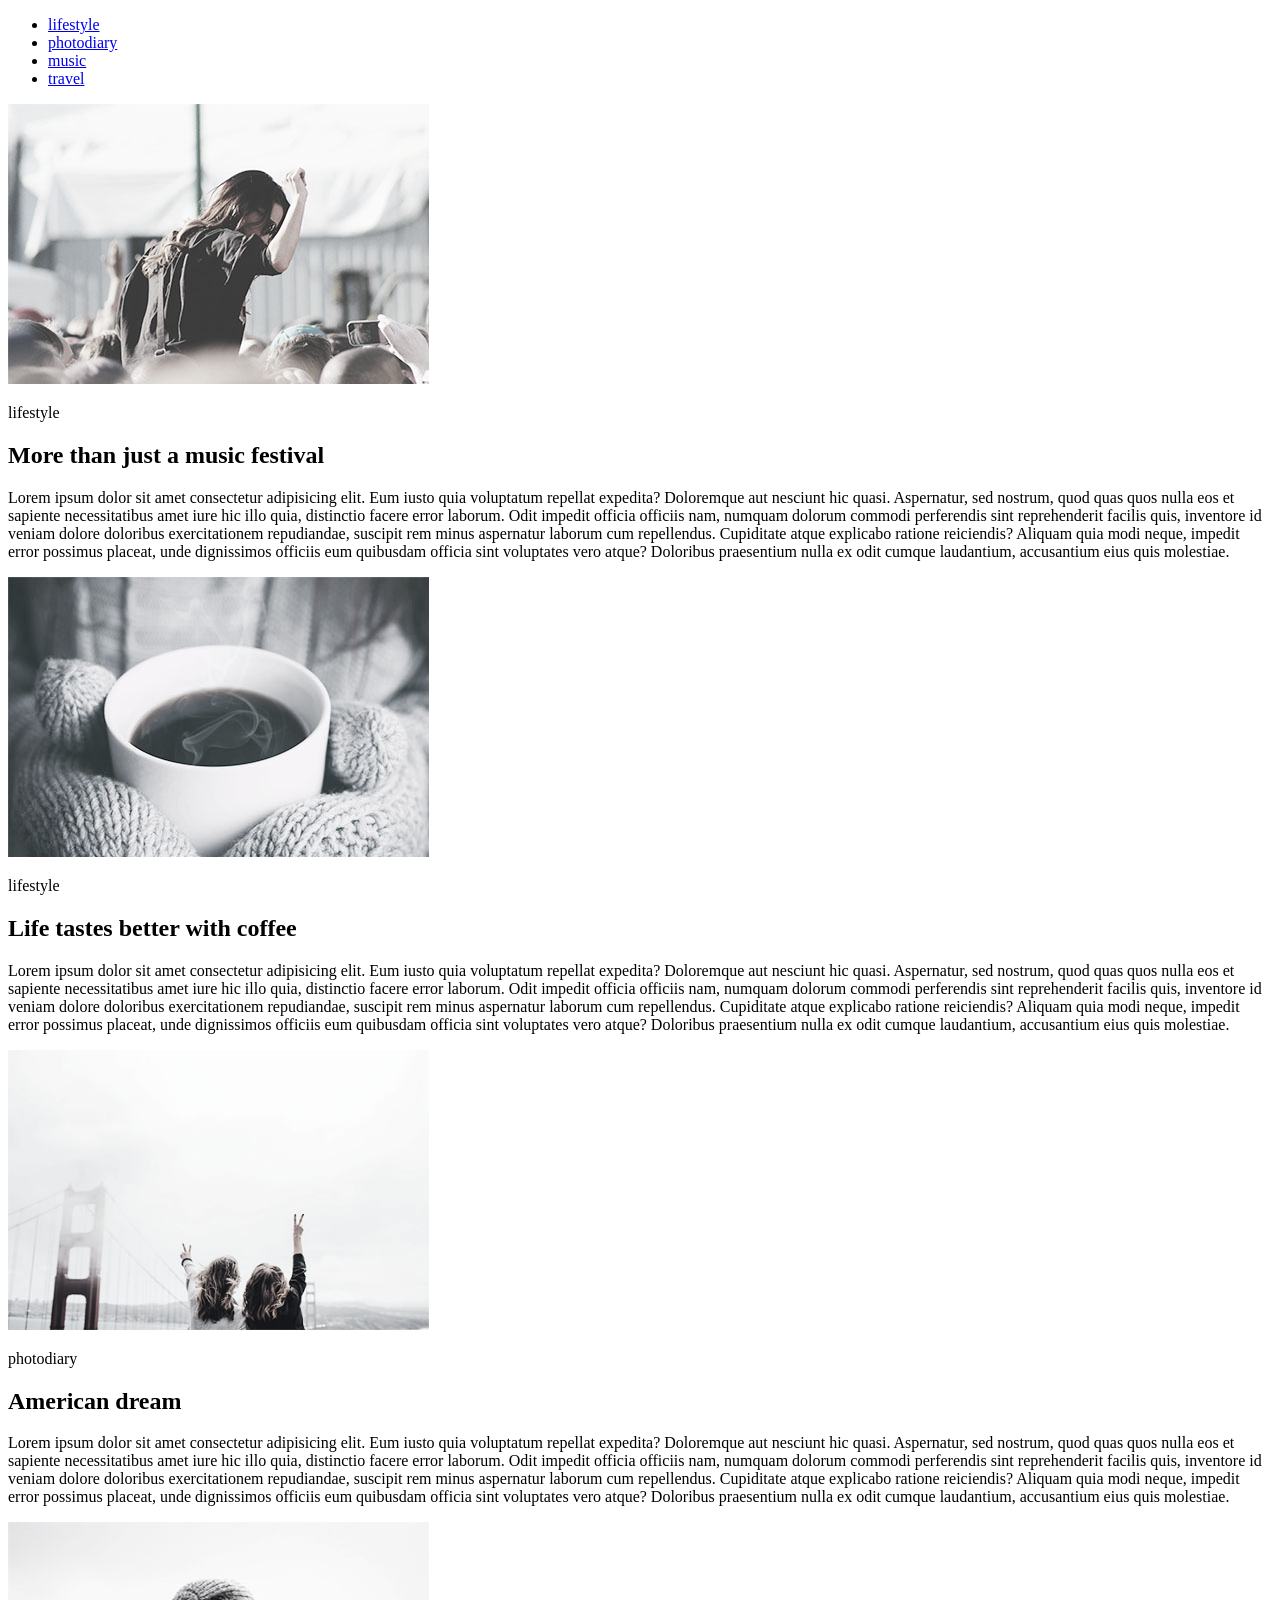
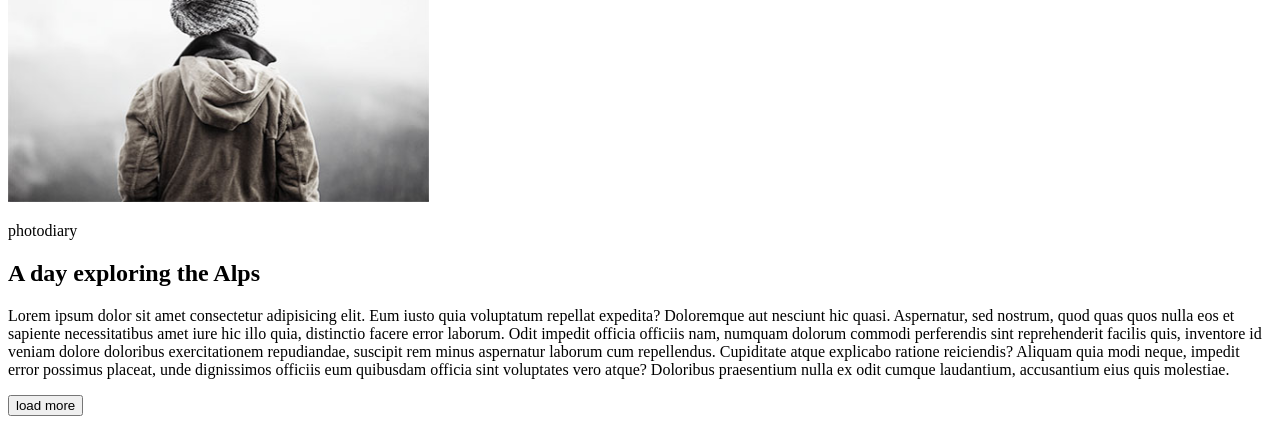
<file: hw-01-02/index.html>
<!DOCTYPE html>
<html lang="zxx">

<head>
    <meta charset="UTF-8">
    <meta name="viewport" content="width=device-width, initial-scale=1.0">
    <meta http-equiv="X-UA-Compatible" content="ie=edge">
    <title>Homework</title>
</head>

<body>
    <header>
        <nav>
            <ul>
                <li><a href="#">lifestyle</a></li>
                <li><a href="#">photodiary</a></li>
                <li><a href="#">music</a></li>
                <li><a href="#">travel</a></li>
            </ul>
        </nav>
    </header>
    <main>
        <article>
            <img src="./img/girl.jpg" alt="girl dancing while sitting on her boyfriend's shoulders" width="421" height="280">
            <p>lifestyle</p>
            <h2>More than just a music festival</h2>
            <p>Lorem ipsum dolor sit amet consectetur adipisicing elit. Eum iusto quia voluptatum repellat expedita?
                Doloremque aut nesciunt hic quasi. Aspernatur, sed nostrum, quod quas quos nulla eos et sapiente
                necessitatibus amet iure hic illo quia, distinctio facere error laborum. Odit impedit officia officiis
                nam, numquam dolorum commodi perferendis sint reprehenderit facilis quis, inventore id veniam dolore
                doloribus exercitationem repudiandae, suscipit rem minus aspernatur laborum cum repellendus. Cupiditate
                atque explicabo ratione reiciendis? Aliquam quia modi neque, impedit error possimus placeat, unde
                dignissimos officiis eum quibusdam officia sint voluptates vero atque? Doloribus praesentium nulla ex
                odit cumque laudantium, accusantium eius quis molestiae.</p>
        </article>
        <article>
            <img src="./img/coffee.jpg" alt="a cup of coffee" width="421" height="280">
            <p>lifestyle</p>
            <h2>Life tastes better with coffee</h2>
            <p>Lorem ipsum dolor sit amet consectetur adipisicing elit. Eum iusto quia voluptatum repellat expedita?
                Doloremque aut nesciunt hic quasi. Aspernatur, sed nostrum, quod quas quos nulla eos et sapiente
                necessitatibus amet iure hic illo quia, distinctio facere error laborum. Odit impedit officia officiis
                nam, numquam dolorum commodi perferendis sint reprehenderit facilis quis, inventore id veniam dolore
                doloribus exercitationem repudiandae, suscipit rem minus aspernatur laborum cum repellendus. Cupiditate
                atque explicabo ratione reiciendis? Aliquam quia modi neque, impedit error possimus placeat, unde
                dignissimos officiis eum quibusdam officia sint voluptates vero atque? Doloribus praesentium nulla ex
                odit cumque laudantium, accusantium eius quis molestiae.</p>
        </article>
        <article>
            <img src="./img/two-girls.jpg" alt="two happy girls" width="421" height="280">
            <p>photodiary</p>
            <h2>American dream</h2>
            <p>Lorem ipsum dolor sit amet consectetur adipisicing elit. Eum iusto quia voluptatum repellat expedita?
                Doloremque aut nesciunt hic quasi. Aspernatur, sed nostrum, quod quas quos nulla eos et sapiente
                necessitatibus amet iure hic illo quia, distinctio facere error laborum. Odit impedit officia officiis
                nam, numquam dolorum commodi perferendis sint reprehenderit facilis quis, inventore id veniam dolore
                doloribus exercitationem repudiandae, suscipit rem minus aspernatur laborum cum repellendus. Cupiditate
                atque explicabo ratione reiciendis? Aliquam quia modi neque, impedit error possimus placeat, unde
                dignissimos officiis eum quibusdam officia sint voluptates vero atque? Doloribus praesentium nulla ex
                odit cumque laudantium, accusantium eius quis molestiae.</p>
        </article>
        <article>
            <img src="./img/jacket-man.jpg" alt="a man in a jacket" width="421" height="280">
            <p>photodiary</p>
            <h2>A day exploring the Alps</h2>
            <p>Lorem ipsum dolor sit amet consectetur adipisicing elit. Eum iusto quia voluptatum repellat expedita?
                Doloremque aut nesciunt hic quasi. Aspernatur, sed nostrum, quod quas quos nulla eos et sapiente
                necessitatibus amet iure hic illo quia, distinctio facere error laborum. Odit impedit officia officiis
                nam, numquam dolorum commodi perferendis sint reprehenderit facilis quis, inventore id veniam dolore
                doloribus exercitationem repudiandae, suscipit rem minus aspernatur laborum cum repellendus. Cupiditate
                atque explicabo ratione reiciendis? Aliquam quia modi neque, impedit error possimus placeat, unde
                dignissimos officiis eum quibusdam officia sint voluptates vero atque? Doloribus praesentium nulla ex
                odit cumque laudantium, accusantium eius quis molestiae.</p>
        </article>
        <button>load more</button>
        
    </main>
</body>

</html>
</file>
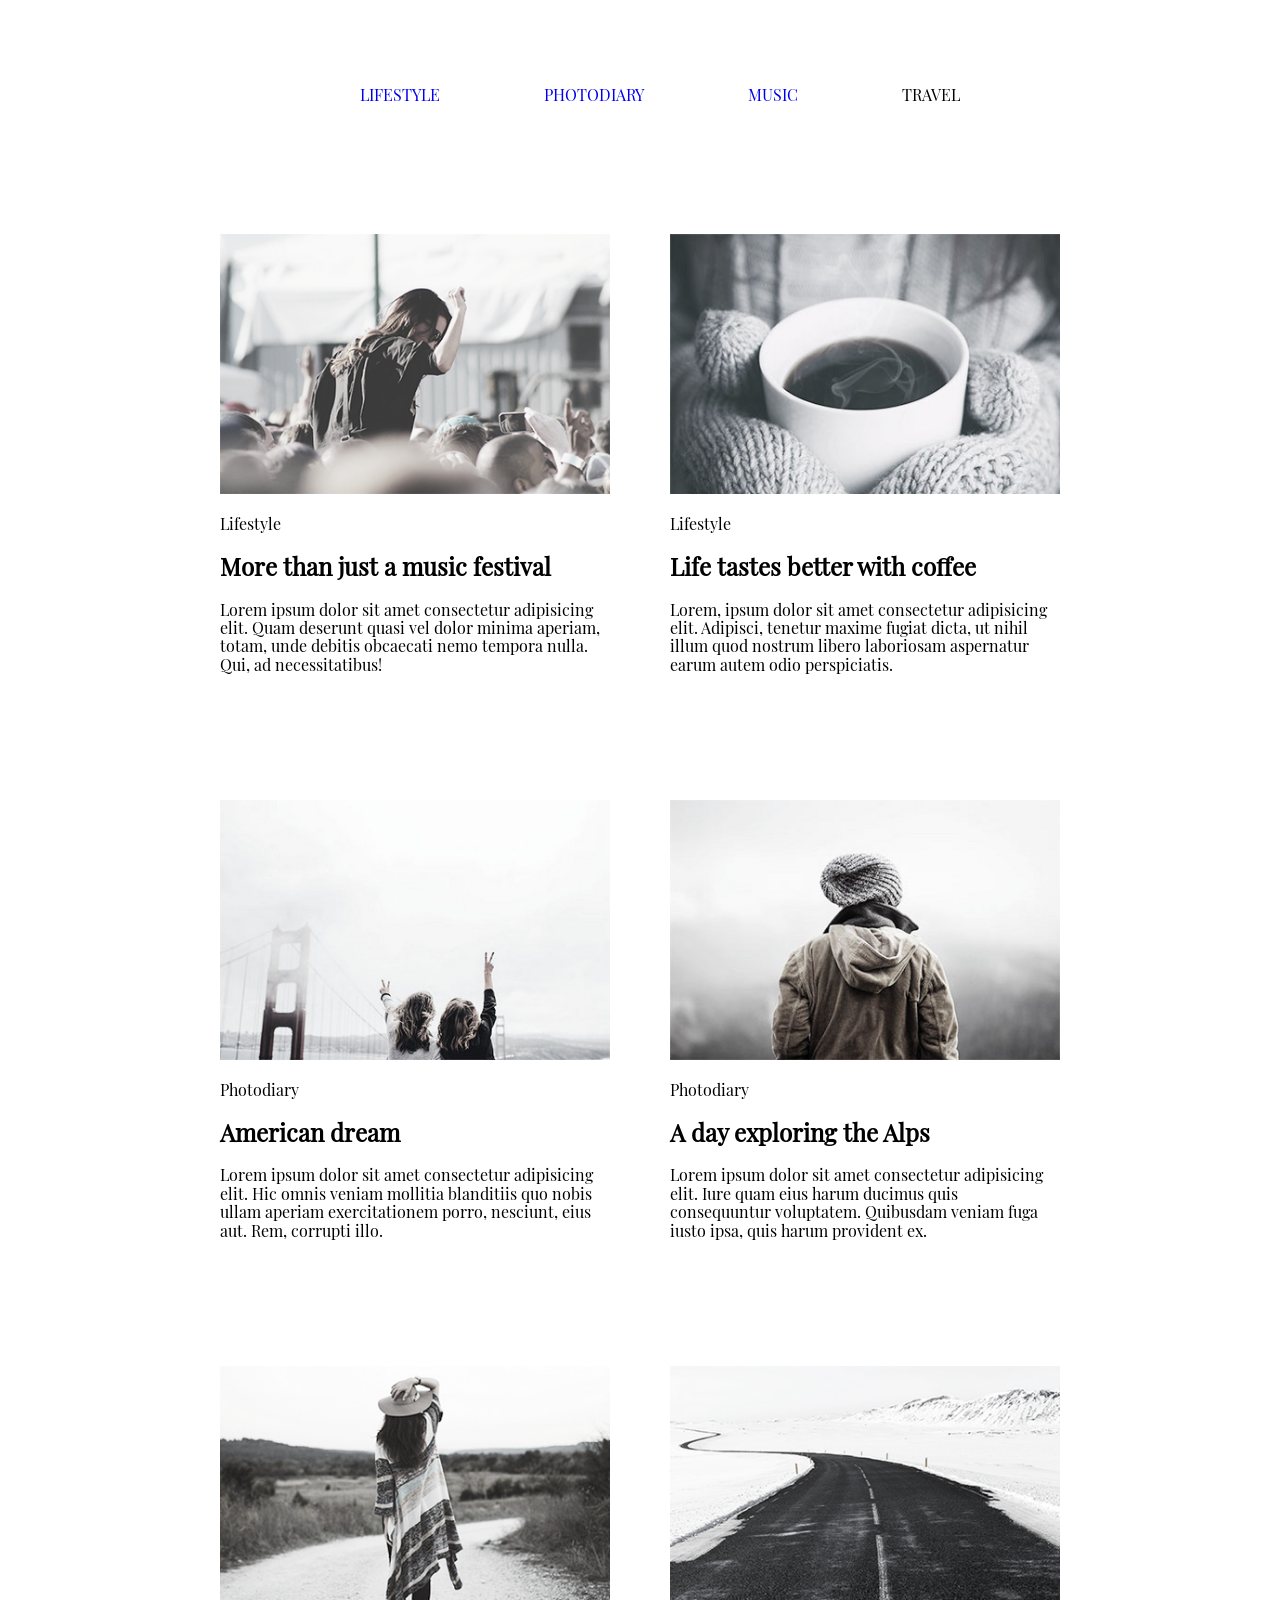
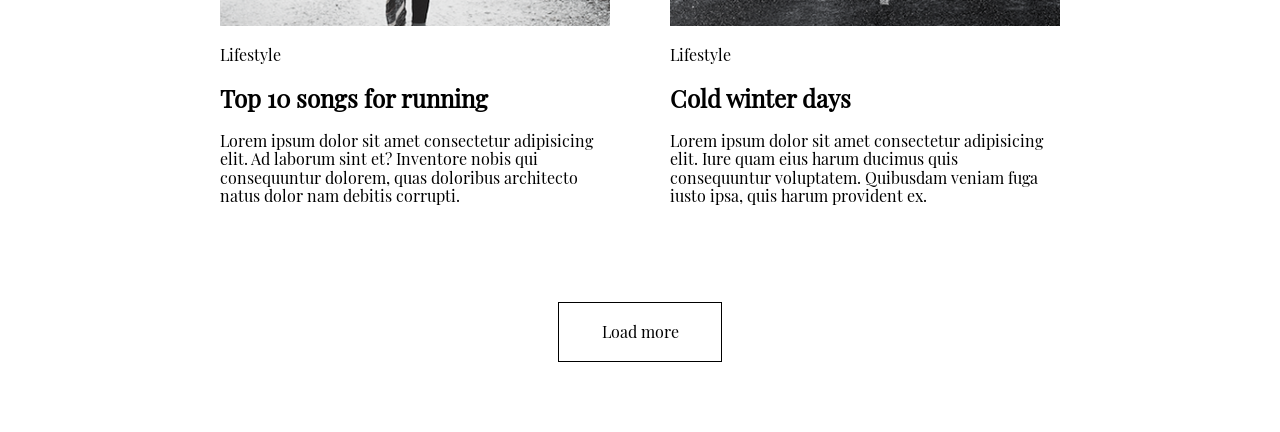
<file: hw-03/index.html>
<!DOCTYPE html>
<html lang="en">

<head>
    <meta charset="UTF-8">
    <meta name="viewport" content="width=device-width, initial-scale=1.0">
    <meta http-equiv="X-UA-Compatible" content="ie=edge">
    <link rel="stylesheet" href="./css/normalize.css">
    <link rel="stylesheet" href="./css/style.css">
    <title>Module-3 Homework</title>
</head>

<body>
    <header>
        <nav class="top-menu">
            <ul class="menu">
                <li class="menu-item"><a href="#lifestyle">lifestyle</a></li>
                <li class="menu-item"><a href="#photodiary">photodiary</a></li>
                <li class="menu-item"><a href="#music">music</a></li>
                <li class="menu-item">travel</li>
            </ul>
        </nav>
    </header>
    <main>
        <section id="lifestyle">
            <div class="container">
                <div class="article">
                    <img src="./img/dancing-girl.png" alt="it's a dancing girl">
                    <p>Lifestyle</p>
                    <h2>More than just a music festival</h2>
                    <p>Lorem ipsum dolor sit amet consectetur adipisicing elit. Quam deserunt quasi vel dolor minima
                        aperiam, totam, unde debitis obcaecati nemo tempora nulla. Qui, ad necessitatibus!</p>
                </div>
                <div class="article">
                    <img src="./img/coffee.jpg" alt="it's a cup of coffee">
                    <p>Lifestyle</p>
                    <h2>Life tastes better with coffee</h2>
                    <p>Lorem, ipsum dolor sit amet consectetur adipisicing elit. Adipisci, tenetur maxime fugiat dicta,
                        ut nihil illum quod nostrum libero laboriosam aspernatur earum autem odio perspiciatis.</p>
                </div>
            </div>
        </section>
        <section id="photodiary">
            <div class="container">
                <div class="article">
                    <img src="./img/two-girls.jpg" alt="it's a dancing girl">
                    <p>Photodiary</p>
                    <h2>American dream</h2>
                    <p>Lorem ipsum dolor sit amet consectetur adipisicing elit. Hic omnis veniam mollitia blanditiis
                        quo nobis ullam aperiam exercitationem porro, nesciunt, eius aut. Rem, corrupti illo.</p>
                </div>
                <div class="article">
                    <img src="./img/jacket-man.jpg" alt="man in a jacket">
                    <p>Photodiary</p>
                    <h2>A day exploring the Alps</h2>
                    <p>Lorem ipsum dolor sit amet consectetur adipisicing elit. Iure quam eius harum ducimus quis
                        consequuntur voluptatem. Quibusdam veniam fuga iusto ipsa, quis harum provident ex.</p>
                </div>
            </div>
        </section>
        <section id="music">
            <div class="container">
                <div class="article">
                    <img src="./img/road-girl.png" alt="picture of girl on the road">
                    <p>Lifestyle</p>
                    <h2>Top 10 songs for running</h2>
                    <p>Lorem ipsum dolor sit amet consectetur adipisicing elit. Ad laborum sint et? Inventore nobis qui
                        consequuntur dolorem, quas doloribus architecto natus dolor nam debitis corrupti.</p>
                </div>
                <div class="article">
                    <img src="./img/winter-road.png" alt="picture of road in winter">
                    <p>Lifestyle</p>
                    <h2>Cold winter days</h2>
                    <p>Lorem ipsum dolor sit amet consectetur adipisicing elit. Iure quam eius harum ducimus quis
                        consequuntur voluptatem. Quibusdam veniam fuga iusto ipsa, quis harum provident ex.</p>
                </div>
            </div>
        </section>
        <div class="load-more">
            <a href="#" class="button1">Load more</a>
        </div>
    </main>
</body>

</html>
</file>
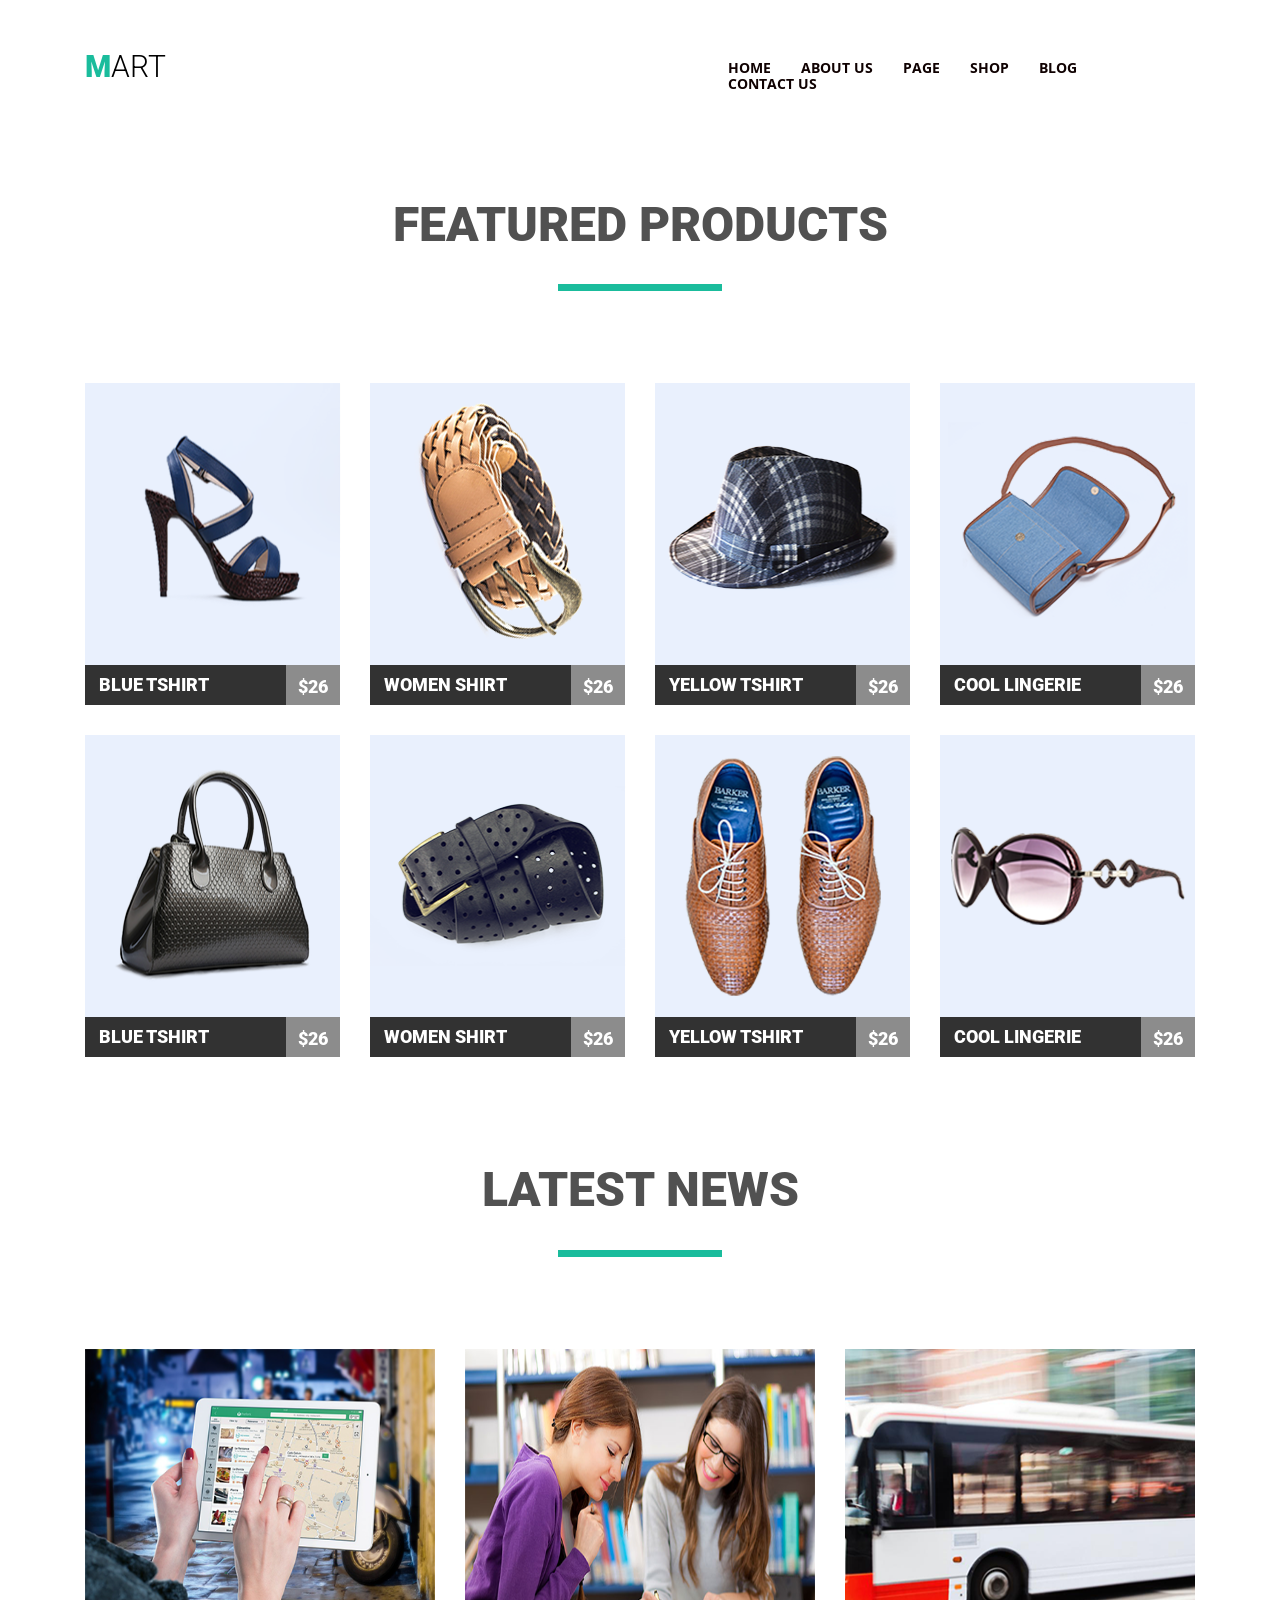
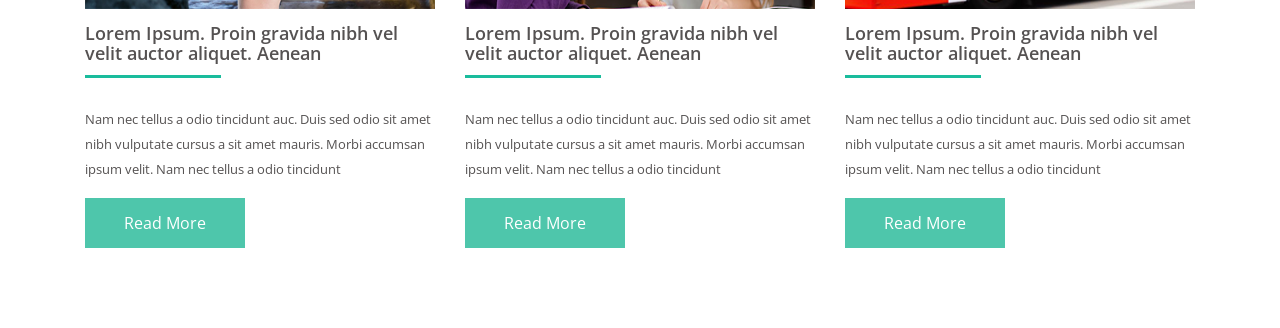
<file: hw-04/index.html>
<!DOCTYPE html>
<html lang="en">

<head>
    <meta charset="UTF-8">
    <meta name="viewport" content="width=device-width, initial-scale=1.0">
    <meta http-equiv="X-UA-Compatible" content="ie=edge">
    <link href="https://fonts.googleapis.com/css?family=Open+Sans:400,600,700" rel="stylesheet">
    <link href="https://fonts.googleapis.com/css?family=Roboto:300,400,900" rel="stylesheet">
    <link rel="stylesheet" href="./css/normalize.css">
    <link rel="stylesheet" href="./css/styles.css">
    <title>Homework-04</title>
</head>

<body>

    <header>
        <nav class="clearfix">
            <h1 class="logo">Mart</h1>
            <ul class="site-navigation clearfix">
                <li><a href="https://google.com">Home</a></li>
                <li><a href="#">About Us</a></li>
                <li><a href="#">Page</a></li>
                <li><a href="#">Shop</a></li>
                <li><a href="#">Blog</a></li>
                <li><a href="#">Contact Us</a></li>
            </ul>
        </nav>
    </header>

    <main>

        <h2 class="section-title">Featured Products</h2>
        <section class="item-gallery">
            <ul class="product-list clearfix">
                <li class="product-list-item">
                    <div class="product-list-item-image">
                        <img src="./img/blue-shoe.png" alt="cool blue shoe" width="343" height="281">
                    </div>
                    <p class="product-list-item-name">Blue Tshirt</p>
                    <p class="product-list-item-price">$26</p>
                </li>
                <li class="product-list-item">
                    <div class="product-list-item-image">
                        <img src="./img/belt.png" alt="a belt" width="176" height="246">
                    </div>
                    <p class="product-list-item-name">Women Shirt</p>
                    <p class="product-list-item-price">$26</p>
                </li>
                <li class="product-list-item">
                    <div class="product-list-item-image">
                        <img src="./img/hat.png" alt="nice hat" width="229" height="158">
                    </div>
                    <p class="product-list-item-name">Yellow Tshirt</p>
                    <p class="product-list-item-price">$26</p>
                </li>
                <li class="product-list-item">
                    <div class="product-list-item-image">
                        <img src="./img/blue-bag.png" alt="blue bag" width="240" height="204">
                    </div>
                    <p class="product-list-item-name">Cool Lingerie</p>
                    <p class="product-list-item-price">$26</p>
                </li>
                <li class="product-list-item">
                    <div class="product-list-item-image">
                        <img src="./img/black-bag.png" alt="black bag" width="198" height="213">
                    </div>
                    <p class="product-list-item-name">Blue Tshirt</p>
                    <p class="product-list-item-price">$26</p>
                </li>
                <li class="product-list-item">
                    <div class="product-list-item-image">
                        <img src="./img/black-belt.png" alt="black belt" width="260" height="180">
                    </div>
                    <p class="product-list-item-name">Women Shirt</p>
                    <p class="product-list-item-price">$26</p>
                </li>
                <li class="product-list-item">
                    <div class="product-list-item-image">
                        <img src="./img/brown-shoes.png" alt="brown shoes" width="196" height="240">
                    </div>
                    <p class="product-list-item-name">Yellow Tshirt</p>
                    <p class="product-list-item-price">$26</p>
                </li>
                <li class="product-list-item">
                    <div class="product-list-item-image">
                        <img src="./img/sunglasses.png" alt="sunglasses" width="234" height="98">
                    </div>
                    <p class="product-list-item-name">Cool Lingerie</p>
                    <p class="product-list-item-price">$26</p>
                </li>
            </ul>
        </section>

        <h2 class="section-title">Latest News</h2>
        <section class="news-gallery">
            <ul class="news-list clearfix">
                <li class="news-list-item">
                    <div class="news-list-item-image">
                        <img src="./img/tablet.png" alt="cool tablet" width="472" height="313">
                    </div>
                    <p class="news-title">Lorem Ipsum. Proin gravida nibh vel velit auctor aliquet. Aenean </h3>
                        <p class="news-preview">Nam nec tellus a odio tincidunt auc. Duis sed odio sit amet nibh
                            vulputate cursus a sit amet mauris. Morbi accumsan ipsum velit. Nam nec tellus a odio
                            tincidunt</p>
                        <button class="read-more">Read More</button>
                </li>
                <li class="news-list-item">
                    <div class="news-list-item-image">
                        <img src="./img/two-girls.png" alt="two smiling girls" width="513" height="267">
                    </div>
                    <p class="news-title">Lorem Ipsum. Proin gravida nibh vel velit auctor aliquet. Aenean </h3>
                        <p class="news-preview">Nam nec tellus a odio tincidunt auc. Duis sed odio sit amet nibh
                            vulputate cursus a sit amet mauris. Morbi accumsan ipsum velit. Nam nec tellus a odio
                            tincidunt</p>
                        <button class="read-more">Read More</button>
                </li>
                <li class="news-list-item">
                    <div class="news-list-item-image">
                        <img src="./img/bus.png" alt="a bus" width="350" height="265">
                    </div>
                    <p class="news-title">Lorem Ipsum. Proin gravida nibh vel velit auctor aliquet. Aenean </h3>
                        <p class="news-preview">Nam nec tellus a odio tincidunt auc. Duis sed odio sit amet nibh
                            vulputate cursus a sit amet mauris. Morbi accumsan ipsum velit. Nam nec tellus a odio
                            tincidunt</p>
                        <button class="read-more">Read More</button>
                </li>
            </ul>
        </section>
    </main>
    <footer>
    </footer>
</body>

</html>
</file>
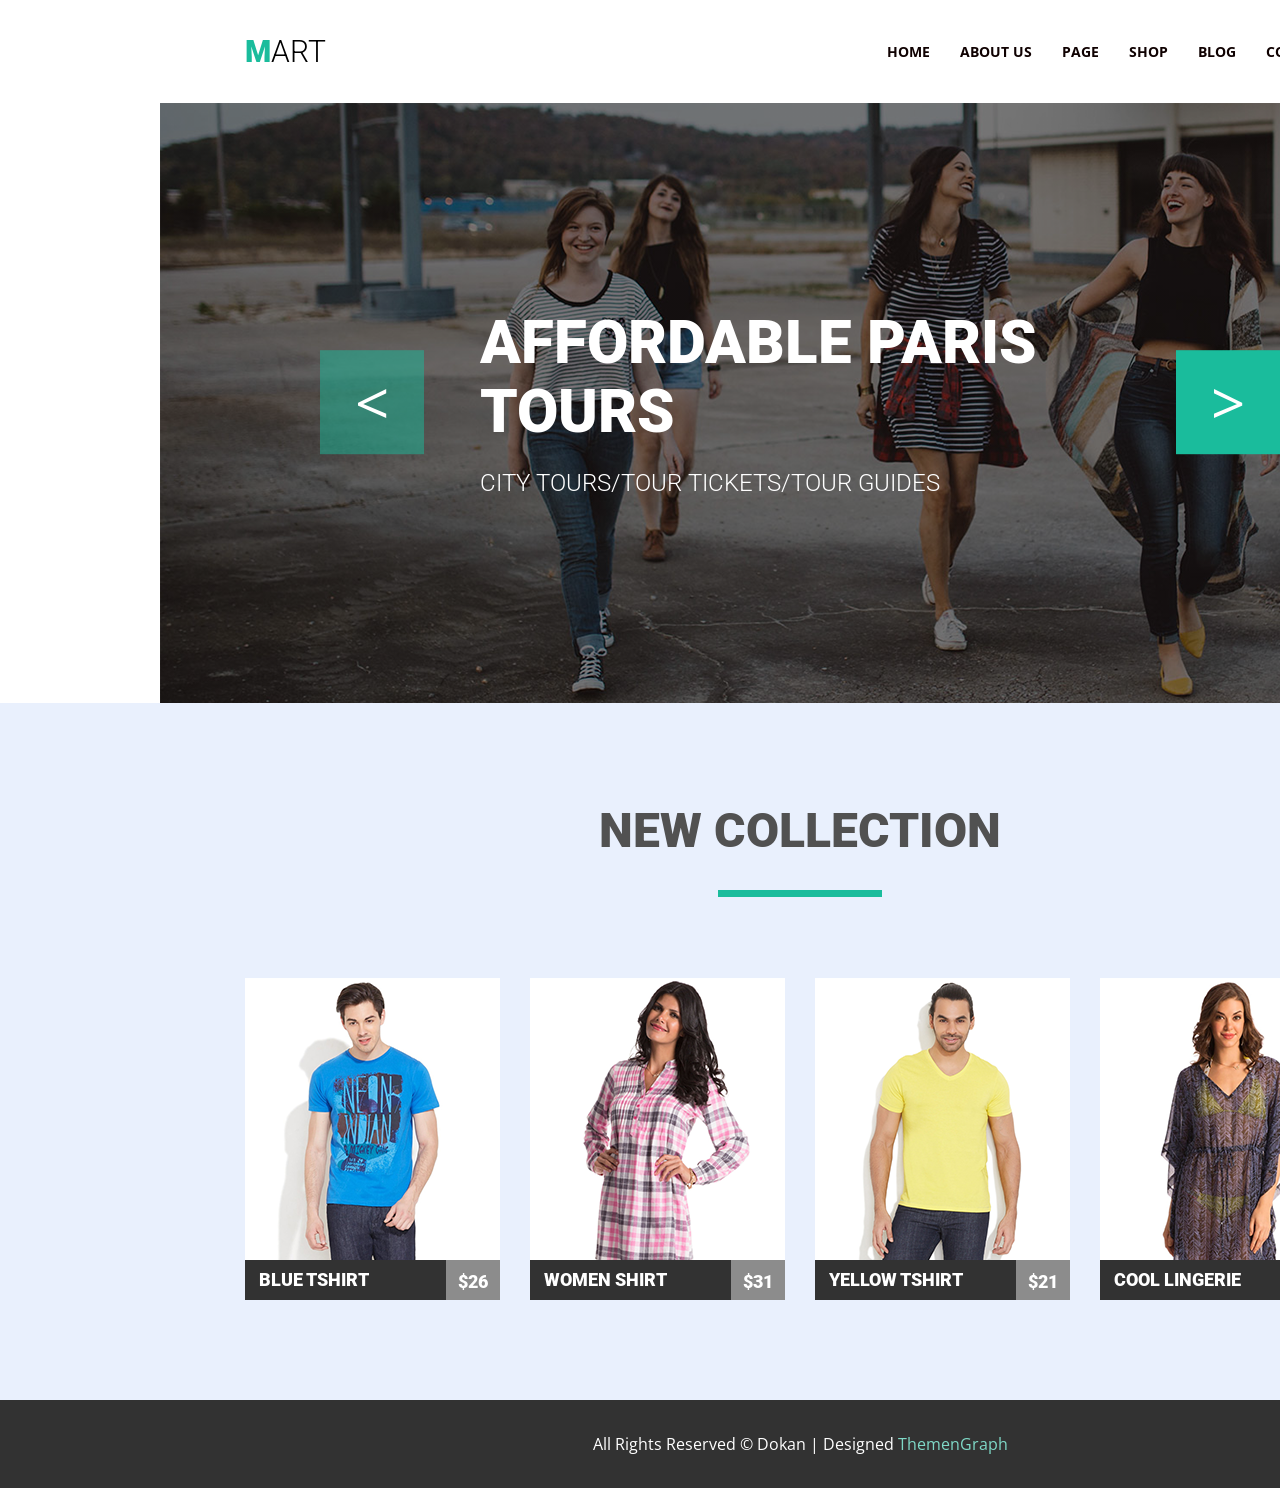
<file: hw-05/index.html>
<!DOCTYPE html>
<html lang="en">

<head>
    <meta charset="UTF-8">
    <meta name="viewport" content="width=device-width, initial-scale=1.0">
    <meta http-equiv="X-UA-Compatible" content="ie=edge">
    <link href="https://fonts.googleapis.com/css?family=Open+Sans:400,600,700" rel="stylesheet">
    <link href="https://fonts.googleapis.com/css?family=Roboto:300,400,900" rel="stylesheet">
    <link rel="stylesheet" href="./css/normalize.css">
    <link rel="stylesheet" href="./css/styles.css">
    <title>Homework-05</title>
</head>

<body>

    <header>
        <nav class="top-menu clearfix">
            <h1 class="logo">Mart</h1>
            <ul class="site-navigation clearfix">
                <li><a href="https://google.com">Home</a></li>
                <li><a href="#">About Us</a></li>
                <li><a href="#">Page</a></li>
                <li><a href="#">Shop</a></li>
                <li><a href="#">Blog</a></li>
                <li><a href="#">Contact Us</a></li>
            </ul>
        </nav>
        <div class="top-slider">
            <div class="slider-title-wrapper">
                <h2 class="slider-title">Affordable Paris Tours</h2>
                <span class="slider-subtitle">City Tours/Tour Tickets/Tour Guides</span>
            </div>
        </div>
    </header>

    <main>

        <section class="item-gallery">
            <h2 class="section-title">New Collection</h2>
            <ul class="product-list clearfix">
                <li class="product-list-item">
                    <div class="product-list-item-image">
                        <img src="./img/blue-tshirt.png" alt="cool blue tshirt">
                        <div class="product-list-item-submenu-wrapper">
                            <div class="product-list-item-submenu">
                                <ul class="product-list-item-popup">
                                    <li><a href="#">Like</a></li>
                                    <li><a href="#">Shuffle</a></li>
                                    <li><a href="#">Watch Later</a></li>
                                    <li><a href="#">Add to Cart</a></li>
                                </ul>
                            </div>
                        </div>
                    </div>
                    <p class="product-list-item-name">Blue Tshirt</p>
                    <p class="product-list-item-price">$26</p>
                </li>
                <li class="product-list-item">
                    <div class="product-list-item-image">
                        <img src="./img/women-shirt.png" alt="women-shirt">
                        <div class="product-list-item-submenu-wrapper">
                            <div class="product-list-item-submenu">
                                <ul class="product-list-item-popup">
                                    <li><a href="#">Like</a></li>
                                    <li><a href="#">Shuffle</a></li>
                                    <li><a href="#">Watch Later</a></li>
                                    <li><a href="#">Add to Cart</a></li>
                                </ul>
                            </div>
                        </div>
                    </div>
                    <p class="product-list-item-name">Women Shirt</p>
                    <p class="product-list-item-price">$31</p>
                </li>
                <li class="product-list-item">
                    <div class="product-list-item-image">
                        <img src="./img/yellow-tshirt.png" alt="yellow-tshirt">
                        <div class="product-list-item-submenu-wrapper">
                            <div class="product-list-item-submenu">
                                <ul class="product-list-item-popup">
                                    <li><a href="#">Like</a></li>
                                    <li><a href="#">Shuffle</a></li>
                                    <li><a href="#">Watch Later</a></li>
                                    <li><a href="#">Add to Cart</a></li>
                                </ul>
                            </div>
                        </div>
                    </div>
                    <p class="product-list-item-name">Yellow Tshirt</p>
                    <p class="product-list-item-price">$21</p>
                </li>
                <li class="product-list-item">
                    <div class="product-list-item-image">
                        <img src="./img/cool-lingerie.png" alt="cool-lingerie">
                        <div class="product-list-item-submenu-wrapper">
                            <div class="product-list-item-submenu">
                                <ul class="product-list-item-popup">
                                    <li><a href="#">Like</a></li>
                                    <li><a href="#">Shuffle</a></li>
                                    <li><a href="#">Watch Later</a></li>
                                    <li><a href="#">Add to Cart</a></li>
                                </ul>
                            </div>
                        </div>
                    </div>
                    <p class="product-list-item-name">Cool Lingerie</p>
                    <p class="product-list-item-price">$56</p>
                </li>
            </ul>
        </section>

    </main>
    <footer>
        <div class="page-footer">
            <span>All Rights Reserved © Dokan | Designed</span>
        </div>

    </footer>
</body>

</html>
</file>
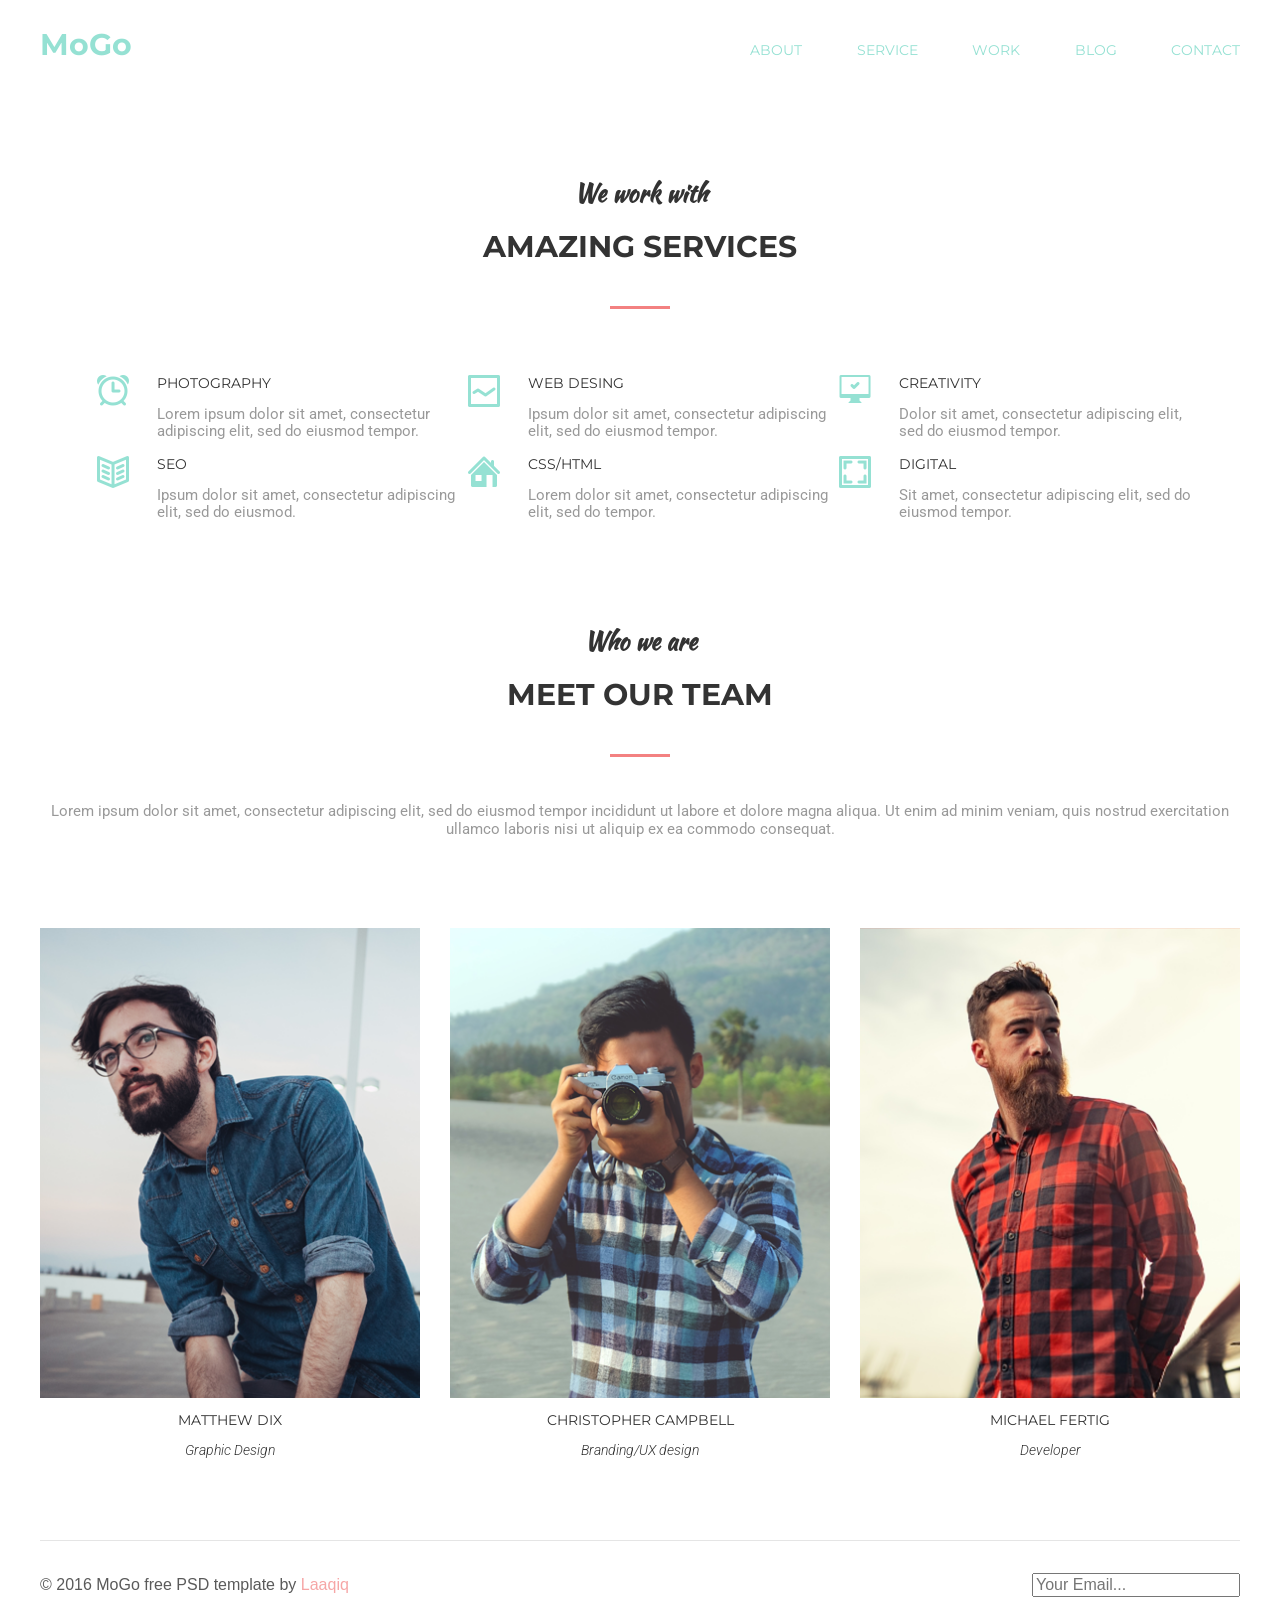
<file: hw-06/index.html>
<!DOCTYPE html>
<html lang="en">

<head>
    <meta charset="UTF-8">
    <meta name="viewport" content="width=device-width, initial-scale=1.0">
    <meta http-equiv="X-UA-Compatible" content="ie=edge">
    <link href="https://fonts.googleapis.com/css?family=Montserrat:400,700" rel="stylesheet">
    <link href="https://fonts.googleapis.com/css?family=Kaushan+Script" rel="stylesheet">
    <link href="https://fonts.googleapis.com/css?family=Roboto:300,400,900" rel="stylesheet">
    <link rel="stylesheet" href="./css/normalize.css">
    <link rel="stylesheet" href="./css/styles.css">
    <title>Homework-06</title>
</head>

<body>

    <header>
        <nav class="top-menu">
            <h1 class="logo">MoGo</h1>
            <ul class="site-navigation">
                <li><a href="#">About</a></li>
                <li><a href="#">Service</a></li>
                <li><a href="#">Work</a></li>
                <li><a href="#">Blog</a></li>
                <li><a href="#">Contact</a></li>
            </ul>
        </nav>
    </header>

    <main>

        <section class="services">

            <h2 class="features-title section-title">Amazing Services</h2>

            <ul class="features-list">
                <li class="features-list-item icon-clock">
                    <h3 class="feature-type">Photography</h3>
                    <p>Lorem ipsum dolor sit amet, consectetur adipiscing elit, sed do eiusmod tempor.</p>
                </li>
                <li class="features-list-item icon-graph">
                    <h3 class="feature-type">Web Desing</h3>
                    <p>Ipsum dolor sit amet, consectetur adipiscing elit, sed do eiusmod tempor.</p>
                </li>
                <li class="features-list-item icon-computer">
                    <h3 class="feature-type">Creativity</h3>
                    <p>Dolor sit amet, consectetur adipiscing elit, sed do eiusmod tempor.</p>
                </li>
                <li class="features-list-item icon-book">
                    <h3 class="feature-type">Seo</h3>
                    <p>Ipsum dolor sit amet, consectetur adipiscing elit, sed do eiusmod.</p>
                </li>
                <li class="features-list-item icon-home">
                    <h3 class="feature-type">Css/Html</h3>
                    <p>Lorem dolor sit amet, consectetur adipiscing elit, sed do tempor.</p>
                </li>
                <li class="features-list-item icon-cube">
                    <h3 class="feature-type">Digital</h3>
                    <p>Sit amet, consectetur adipiscing elit, sed do eiusmod tempor.</p>
                </li>
            </ul>

        </section>

        <section class="team">

            <h2 class="team-title section-title">Meet Our Team</h2>

            <p class="about-team">Lorem ipsum dolor sit amet, consectetur adipiscing elit, sed do eiusmod tempor
                incididunt ut labore et dolore magna aliqua. Ut enim ad minim veniam, quis nostrud exercitation ullamco
                laboris nisi ut aliquip ex ea commodo consequat. </p>

            <ul class="team-list">
                <li class="team-list-item">
                    <div class="memberOne wrapper">
                        <div class="social-icons">
                            <ul class="social-icons-list">
                                <li><a href="">Facebook</a></li>
                                <li><a href="">Twitter</a></li>
                                <li><a href="">Pinterest</a></li>
                                <li><a href="">Instagram</a></li>
                            </ul>
                        </div>
                    </div>
                    <h3 class="team-member-name">Matthew Dix</h3>
                    <span class="team-member-position">Graphic Design</span>
                </li>
                <li class="team-list-item">
                    <div class="memberTwo wrapper">
                        <div class="social-icons">
                            <ul class="social-icons-list">
                                <li><a href="">Facebook</a></li>
                                <li><a href="">Twitter</a></li>
                                <li><a href="">Pinterest</a></li>
                                <li><a href="">Instagram</a></li>
                            </ul>
                        </div>
                    </div>
                    <h3 class="team-member-name">Christopher Campbell</h3>
                    <span class="team-member-position">Branding/UX design</span>
                </li>
                <li class="team-list-item">
                    <div class="memberThree wrapper">
                        <div class="social-icons">
                            <ul class="social-icons-list">
                                <li><a href="">Facebook</a></li>
                                <li><a href="">Twitter</a></li>
                                <li><a href="">Pinterest</a></li>
                                <li><a href="">Instagram</a></li>
                            </ul>
                        </div>
                    </div>
                    <h3 class="team-member-name">Michael Fertig</h3>
                    <span class="team-member-position">Developer</span>
                </li>
            </ul>

        </section>
    </main>
    <footer>
        <div class="footer-wrapper">
        <div class="page-footer">
            <span>© 2016 MoGo free PSD template by</span>
        </div>
        <form action="#">
            <input type="email" name="email" placeholder="Your Email...">
        </form>
    </div>
    </footer>
</body>

</html>
</file>
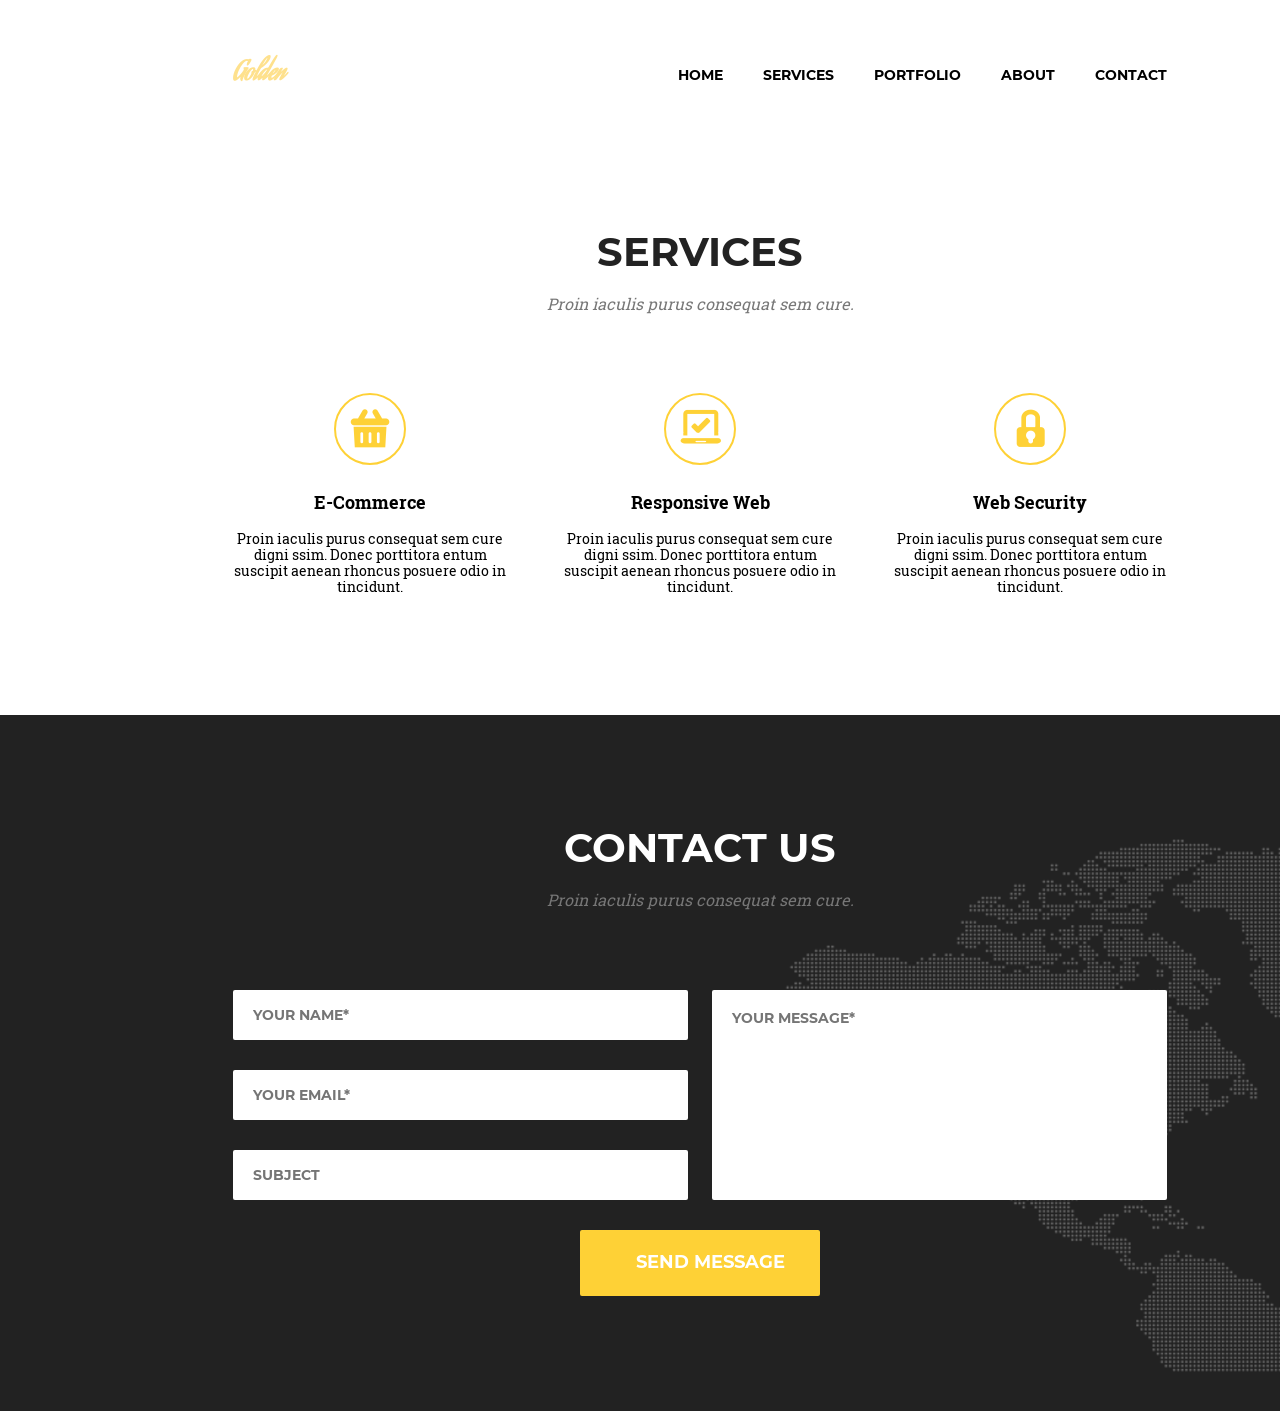
<file: hw-07/index.html>
<!DOCTYPE html>
<html lang="en">

<head>
    <meta charset="UTF-8">
    <meta name="viewport" content="width=device-width, initial-scale=1.0">
    <meta http-equiv="X-UA-Compatible" content="ie=edge">
    <link rel="stylesheet" href="./css/normalize.css">
    <link rel="stylesheet" href="./css/styles.css">
    <title>Homework-07</title>
</head>

<body>

    <header>
        <nav class="site-navigation">
            <h1 class="site-logo">Golden</h1>
            <ul class="site-menu">
                <li class="site-menu-item"><a href="#">Home</a></li>
                <li class="site-menu-item"><a href="#">Services</a></li>
                <li class="site-menu-item"><a href="#">Portfolio</a></li>
                <li class="site-menu-item"><a href="#">About</a></li>
                <li class="site-menu-item"><a href="#">Contact</a></li>
            </ul>
        </nav>
    </header>

    <main>
        <section class="main-features">
            <h2 class="section-title">Services</h2>
            <ul class="features-list">
                <li class="features-list-item">
                    <h3 class="features-list-title icon-basket">E-Commerce</h3>
                    <p>Proin iaculis purus consequat sem cure
                        digni ssim. Donec porttitora entum suscipit
                        aenean rhoncus posuere odio in tincidunt.</p>
                </li>
                <li class="features-list-item">
                    <h3 class="features-list-title icon-laptop">Responsive Web</h3>
                    <p>Proin iaculis purus consequat sem cure
                        digni ssim. Donec porttitora entum suscipit
                        aenean rhoncus posuere odio in tincidunt.</p>
                </li>
                <li class="features-list-item">
                    <h3 class="features-list-title icon-lock">Web Security</h3>
                    <p>Proin iaculis purus consequat sem cure
                        digni ssim. Donec porttitora entum suscipit
                        aenean rhoncus posuere odio in tincidunt.</p>
                </li>
            </ul>
        </section>

        <section class="feedback">
            <h2 class="section-title white">Contact Us</h2>
            <form action="#" class="contact-form">
                <div class="input-wrapper">
                    <input type="text" name="name" placeholder="Your name*" class="required-input" required>
                    <input type="email" name="email" placeholder="Your email*" class="required-input" required>
                    <input type="text" name="subject" placeholder="Subject">
                </div>
                <div class="textarea-wrapper">
                    <textarea name="message" id="" cols="30" rows="10" placeholder="Your Message*"
                        class="required-input" required></textarea>
                </div>
                <div class="submit-wrapper">
                    <input type="submit" class="submit" value="Send Message">
                </div>
            </form>
        </section>
    </main>
    <footer>

    </footer>
</body>

</html>
</file>
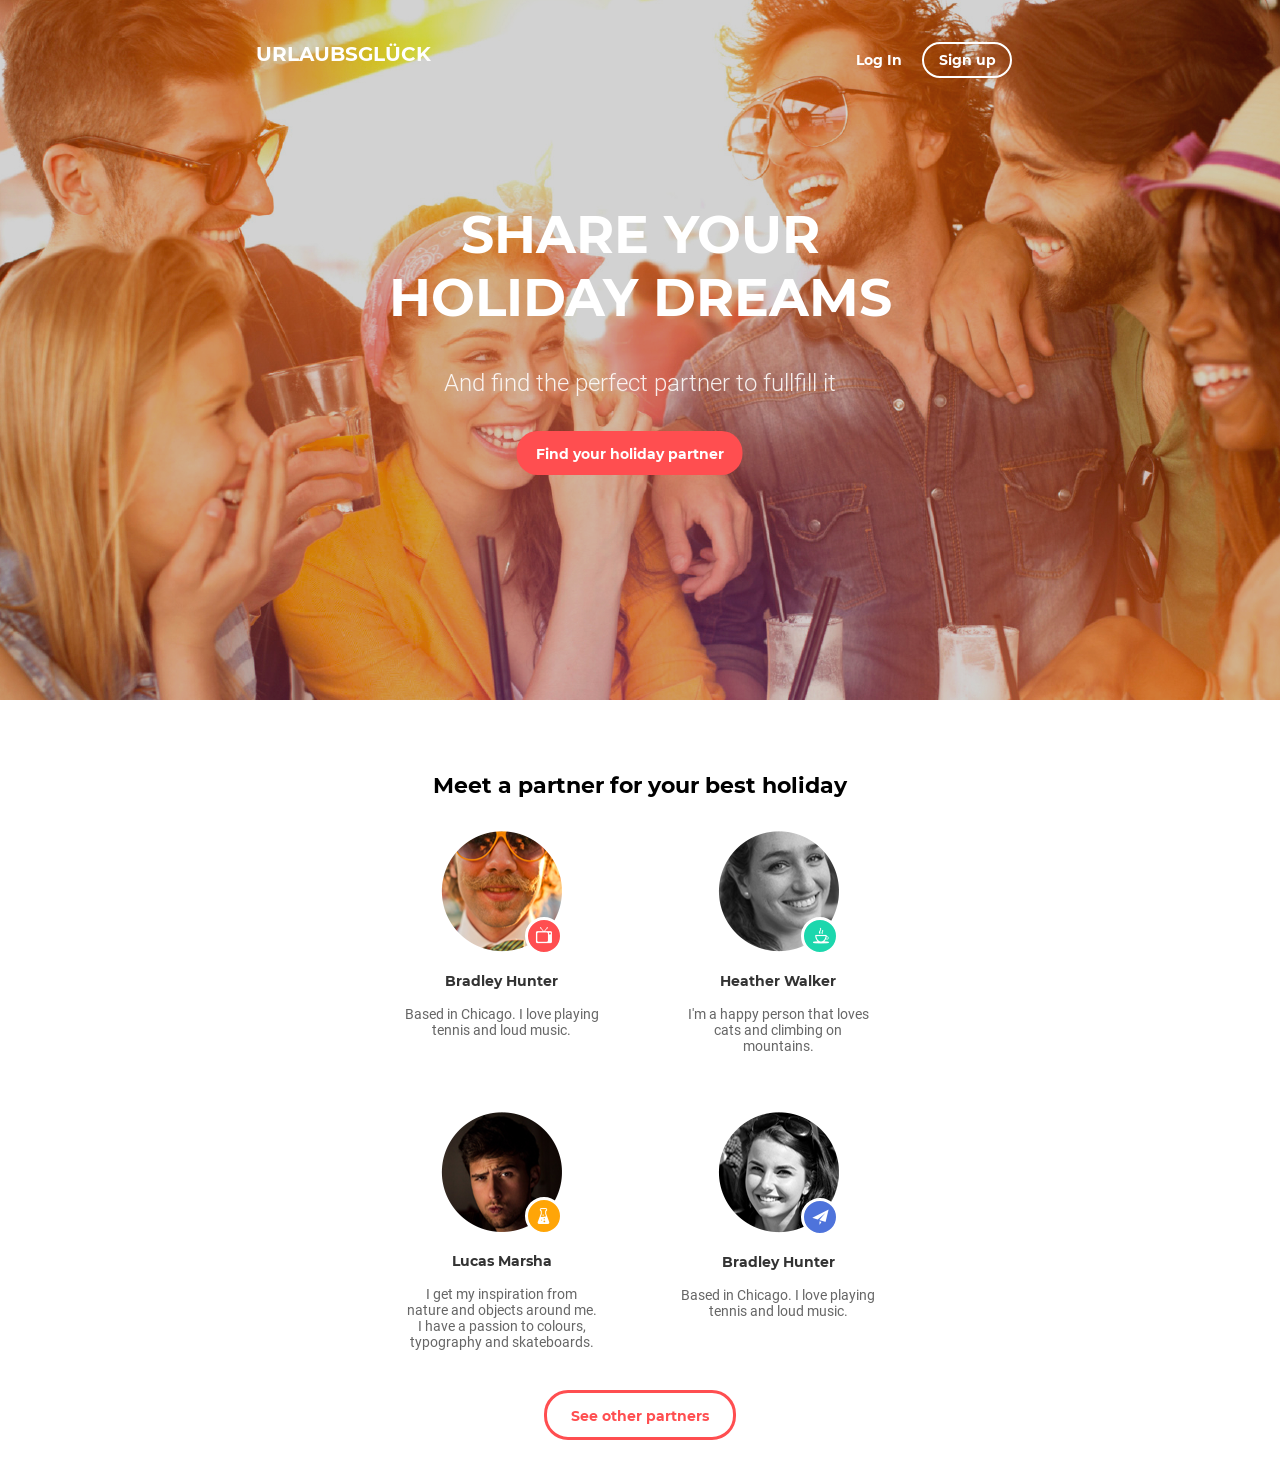
<file: hw-08/index.html>
<!DOCTYPE html>
<html lang="en">

<head>
    <meta charset="UTF-8">
    <meta name="viewport" content="width=device-width, initial-scale=1.0">
    <meta http-equiv="X-UA-Compatible" content="ie=edge">
    <link rel="stylesheet" href="./css/style.css">
       <title>HW-08</title>
</head>

<body>
    <header>
        <div class="backgr">
            <nav class="menu container">
                <div class="but">
                    <button class="clickOne">Log in</button>
                    <button class="clickTwo">Sign up</button>
                </div>
                <a class="logo" href="#">Urlaubsglück</a>
            </nav>
            <div class="info">
                <h2 class="title">Share your holiday dreams</h2>
                <p class="Two">And find the perfect partner to fullfill it</p>
                <button class="clickInfo">Find your holiday partner</button>
            </div>
        </div>
    </header>
    <main>
        <section class="container">
            <h2 class="title2">Meet a partner for your best holiday</h2>
            <div class="content">
                <div class="partner">
                    <div class="foto">
                        <img class="fotopartner" src="./img/Ellipse_1.png" alt="foto">
                        <i class="icon icon1"></i>
                    </div>
                    <p class="name">Bradley Hunter</p>
                    <p class="bio">Based in Chicago. I love playing tennis and loud music.</p>
                </div>
                <div class="partner nameorder">
                    <div class="foto">
                        <img class="fotopartner" src="./img/Layer_2.png" alt="foto">
                        <i class="icon icon2"></i>
                    </div>
                    <p class="name">Lucas Marsha</p>
                    <p class="bio">I get my inspiration from nature and objects around me. I have a passion to colours,
                        typography and skateboards.</p>
                </div>
                <div class="partner">
                    <div class="foto">
                        <img class="fotopartner" src="./img/Layer_3.png" alt="foto">
                        <i class="icon icon3"></i>
                    </div>
                    <p class="name">Heather Walker</p>
                    <p class="bio">I'm a happy person that loves cats and climbing on mountains.</p>
                </div>
                <div class="partner nameorder2">
                    <div class="foto">
                        <img class="fotopartner" src="./img/Layer_4.png" alt="foto">
                        <i class="icon icon4"></i>
                    </div>
                    <p class="name">Bradley Hunter</p>
                    <p class="bio">Based in Chicago. I love playing tennis and loud music.</p>
                </div>
            </div>
            <button class="clickpartners">See other partners</button>
        </section>
    </main>
</body>

</html>
</file>
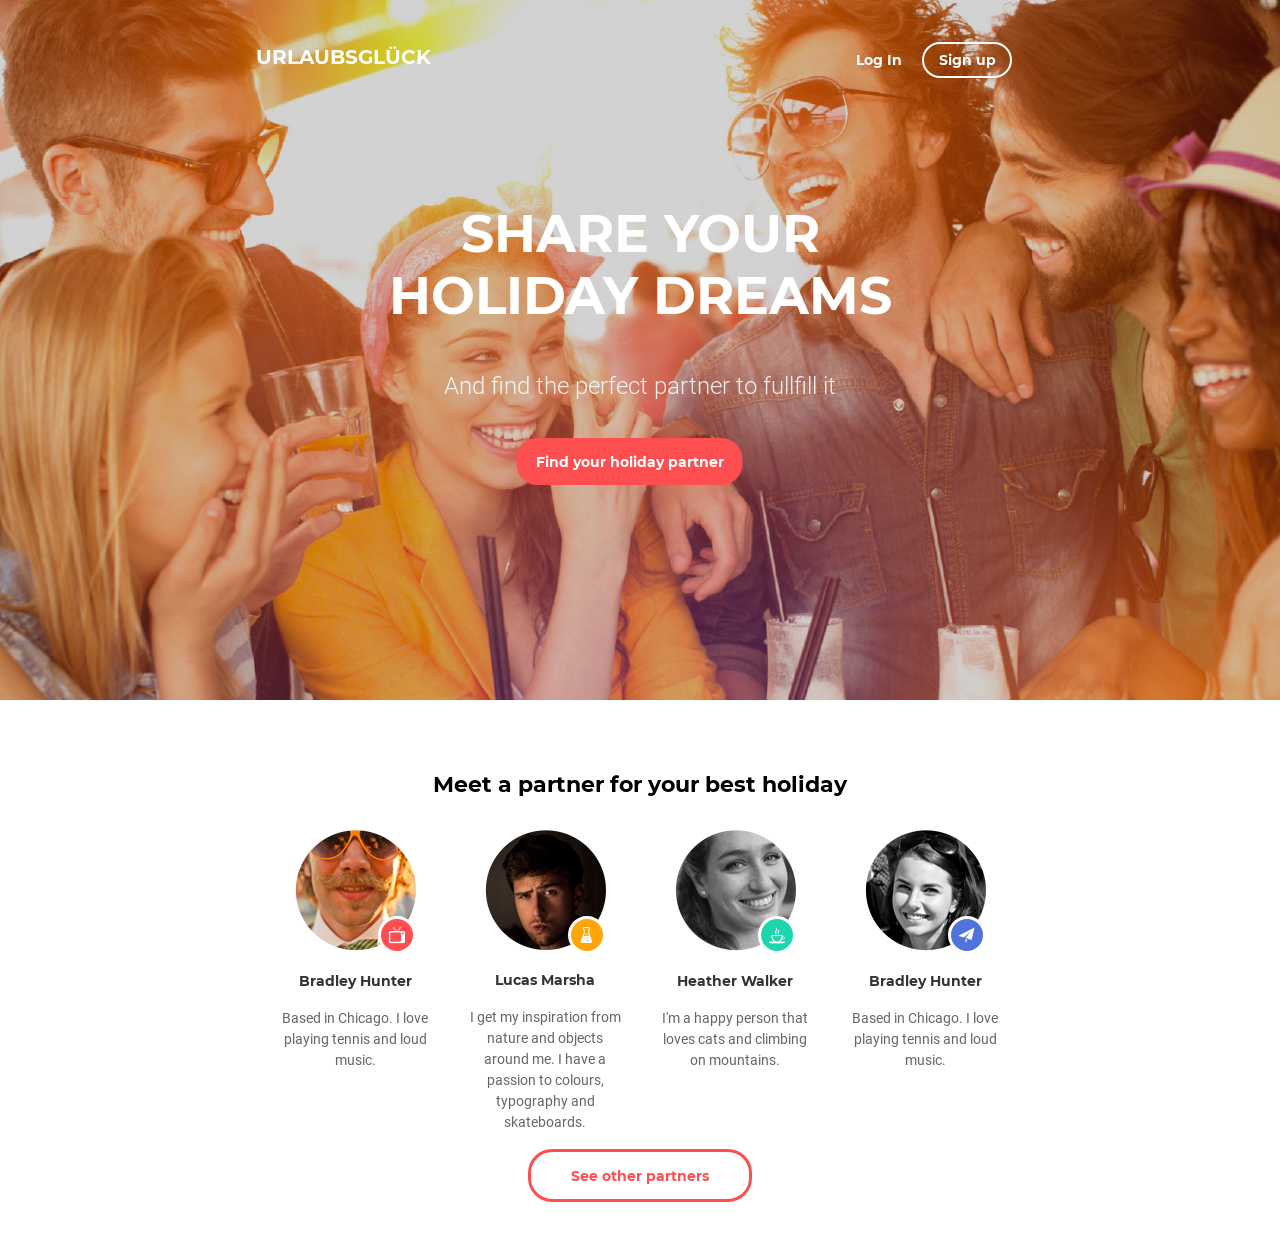
<file: hw-09/index.html>
<!DOCTYPE html>
<html lang="en">

<head>
    <meta charset="UTF-8">
    <meta name="viewport" content="width=device-width, initial-scale=1.0">
    <meta http-equiv="X-UA-Compatible" content="ie=edge">
    <link rel="stylesheet" href="https://stackpath.bootstrapcdn.com/bootstrap/4.3.1/css/bootstrap.min.css"
        integrity="sha384-ggOyR0iXCbMQv3Xipma34MD+dH/1fQ784/j6cY/iJTQUOhcWr7x9JvoRxT2MZw1T" crossorigin="anonymous">
    <link rel="stylesheet" href="./css/style.css">
    <title>Module9</title>
</head>

<body>
    <div class="container-fluid cont">
        <div class="row">
            <div class="col-12">
                <div class="backgr">
                    <nav class="menu">
                        <div class="but">
                            <button class="clickOne">Log in</button>
                            <button class="clickTwo">Sign up</button>
                        </div>
                        <a class="logo" href="#">Urlaubsglück</a>
                    </nav>
                    <div class="info">
                        <h2 class="title">Share your holiday dreams</h2>
                        <p class="Two">And find the perfect partner to fullfill it</p>
                        <button class="clickInfo">Find your holiday partner</button>
                    </div>
                </div>
            </div>
        </div>
    </div>




    <div class="container">
        <div class="row">
            <div class="col-12 offset-md-2 col-md-8">
                <section>
                    <div class="row">
                        <div class="col-12">
                            <h2 class="title2">Meet a partner for your best holiday</h2>
                        </div>
                        <div class="col-12">
                            <div class="row">
                                <div class="offset-1 col-10 col-md-6 offset-md-0 col-lg-3 offset-lg-0">
                                    <div class="partner">
                                        <div class="foto">
                                            <img class="fotopartner" src="./img/Ellipse_1.png" alt="foto">
                                            <i class="icon icon1"></i>
                                        </div>
                                        <p class="name">Bradley Hunter</p>
                                        <p class="bio">Based in Chicago. I love playing tennis and loud music.</p>
                                    </div>
                                </div>
                                <div class="offset-1 col-10 col-md-6 offset-md-0 col-lg-3 offset-lg-0">
                                    <div class="partner nameorder">
                                        <div class="foto">
                                            <img class="fotopartner" src="./img/Layer_2.png" alt="foto">
                                            <i class="icon icon2"></i>
                                        </div>
                                        <p class="name">Lucas Marsha</p>
                                        <p class="bio">I get my inspiration from nature and objects around me. I have a
                                            passion to colours,
                                            typography and skateboards.</p>
                                    </div>
                                </div>
                                <div class="offset-1 col-10 col-md-6 offset-md-0 col-lg-3 offset-lg-0">
                                    <div class="partner">
                                        <div class="foto">
                                            <img class="fotopartner" src="./img/Layer_3.png" alt="foto">
                                            <i class="icon icon3"></i>
                                        </div>
                                        <p class="name">Heather Walker</p>
                                        <p class="bio">I'm a happy person that loves cats and climbing on mountains.</p>
                                    </div>
                                </div>
                                <div class="offset-1 col-10 col-md-6 offset-md-0 col-lg-3 offset-lg-0">
                                    <div class="partner nameorder2">
                                        <div class="foto">
                                            <img class="fotopartner" src="./img/Layer_4.png" alt="foto">
                                            <i class="icon icon4"></i>
                                        </div>
                                        <p class="name">Bradley Hunter</p>
                                        <p class="bio">Based in Chicago. I love playing tennis and loud music.</p>
                                    </div>
                                </div>

                            </div>
                        </div>
                        <div class="col-12 col-md-6 offset-md-3 col-lg-4 offset-lg-4">
                            <button class="clickpartners">See other partners</button>
                        </div>
                    </div>

                </section>
            </div>
        </div>
    </div>


    <script src="https://code.jquery.com/jquery-3.3.1.slim.min.js"
        integrity="sha384-q8i/X+965DzO0rT7abK41JStQIAqVgRVzpbzo5smXKp4YfRvH+8abtTE1Pi6jizo" crossorigin="anonymous">
    </script>
    <script src="https://cdnjs.cloudflare.com/ajax/libs/popper.js/1.14.7/umd/popper.min.js"
        integrity="sha384-UO2eT0CpHqdSJQ6hJty5KVphtPhzWj9WO1clHTMGa3JDZwrnQq4sF86dIHNDz0W1" crossorigin="anonymous">
    </script>
    <script src="https://stackpath.bootstrapcdn.com/bootstrap/4.3.1/js/bootstrap.min.js"
        integrity="sha384-JjSmVgyd0p3pXB1rRibZUAYoIIy6OrQ6VrjIEaFf/nJGzIxFDsf4x0xIM+B07jRM" crossorigin="anonymous">
    </script>
</body>

</html>
</file>
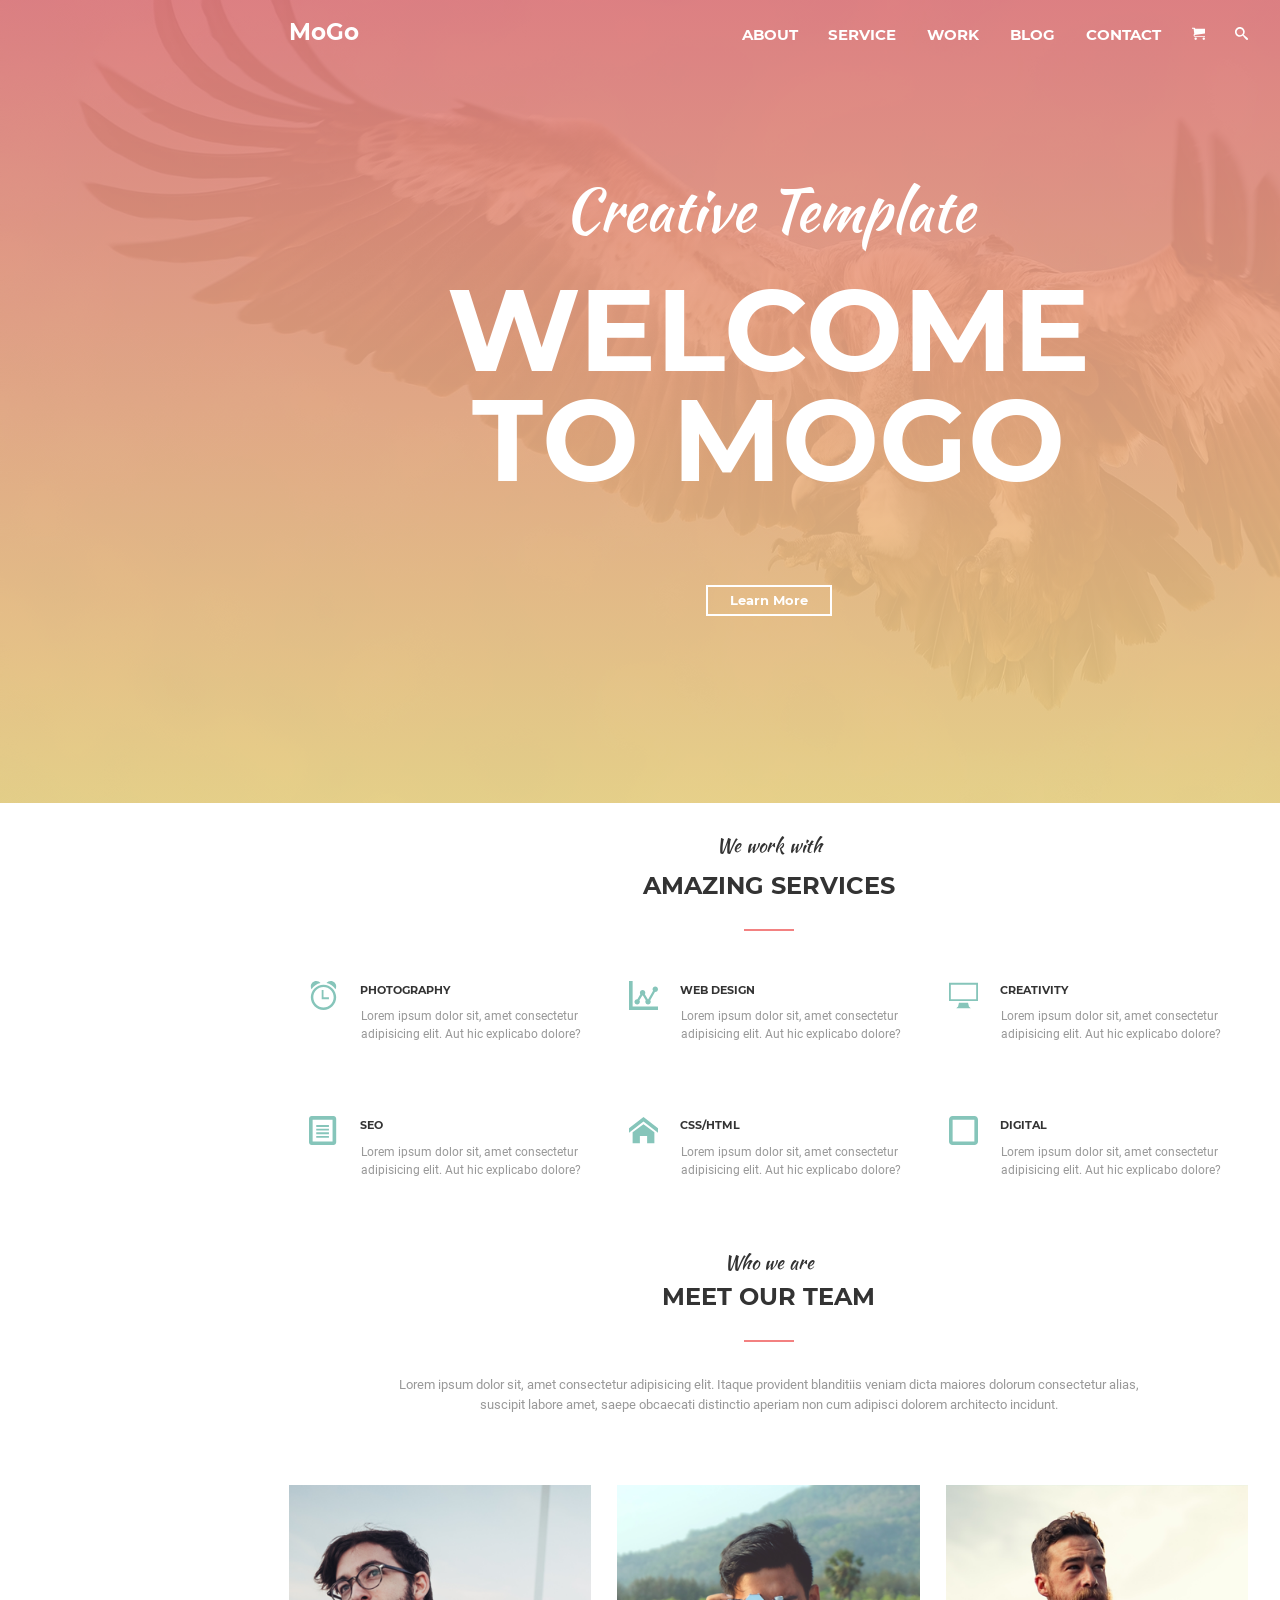
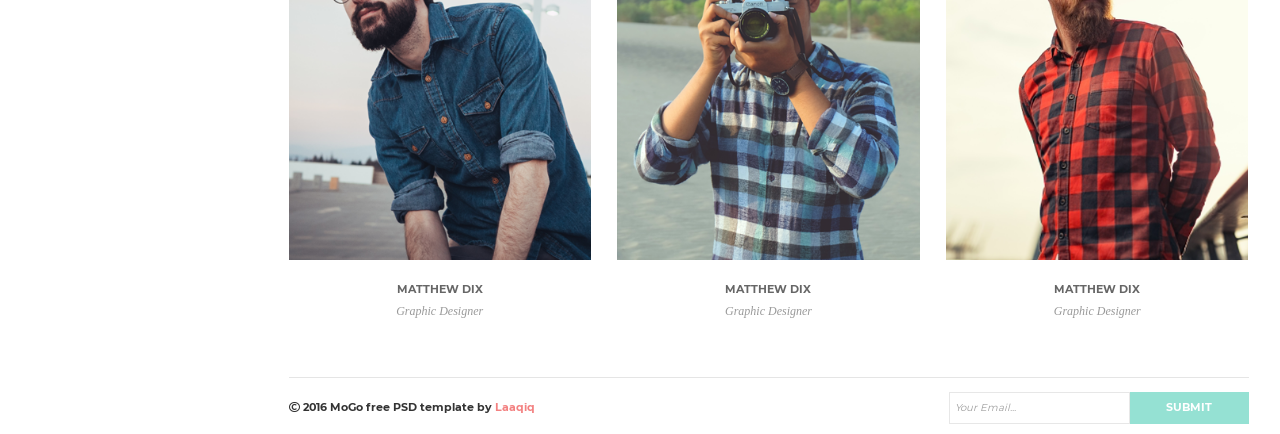
<file: hw-10/index.html>
<!DOCTYPE html>
<html lang="en">

<head>
    <meta charset="UTF-8">
    <meta name="viewport" content="width=device-width, initial-scale=1.0">
    <meta http-equiv="X-UA-Compatible" content="ie=edge">
    <link rel="stylesheet" href="./css/normalize.css">
    <link rel="stylesheet" href="./fonts/fonts.css">
    <link rel="stylesheet" href="./css/style.css">
    <link rel="stylesheet" href="./css/media.css">
    <link rel="stylesheet" href="https://use.fontawesome.com/releases/v5.8.1/css/all.css"
        integrity="sha384-50oBUHEmvpQ+1lW4y57PTFmhCaXp0ML5d60M1M7uH2+nqUivzIebhndOJK28anvf" crossorigin="anonymous">
    <title>Document</title>
</head>

<body>
    <div class="pagewrapper">
        <header class="header">
            <div class="header__pagewrapper">
                <div class="nav">
                    <ul class="nav__menu">
                        <li class="menu__logo">MoGo</li>
                        <li class="menu__list-item"><a href="#" class="list-item__link">About</a></li>
                        <li class="menu__list-item"><a href="#" class="list-item__link">Service</a></li>
                        <li class="menu__list-item"><a href="#" class="list-item__link">Work</a></li>
                        <li class="menu__list-item"><a href="#" class="list-item__link">Blog</a></li>
                        <li class="menu__list-item"><a href="#" class="list-item__link">Contact</a></li>
                        <li class="menu__list-item"><a href="#" class="list-item__link">
                                <svg class="link__svg">
                                    <use href="./img/svg/symbol-defs.svg#icon-cart"></use>
                                </svg>
                            </a></li>
                        <li class="menu__list-item"><a href="#" class="list-item__link">
                                <svg class="link__svg">
                                    <use href="./img/svg/symbol-defs.svg#icon-search"></use>
                                </svg>
                            </a></li>
                    </ul>
                    <div class="nav__title">
                        <h2 class="title__name">Welcome to Mogo</h2>
                    </div>
                    <button class="nav__button">Learn More</button>
                </div>
            </div>
        </header>
        <main class="main">
            <div class="main__pagewrapper">
                <section class="main__title-section">
                    <div class="title-section__title-container">
                        <h2 class="title-container__name">Amazing Services</h2>
                    </div>
                </section>
                <section class="main__service">
                    <div class="service__item">
                        <div class="service__logo"> <svg class="logo__svg">
                                <use href="./img/svg/symbol-defs.svg#icon-alarm"></use>
                            </svg></div>
                        <div class="service__view">
                            <h3 class="service__name">Photography</h3>
                            <p class="service__descr">Lorem ipsum dolor sit, amet consectetur adipisicing elit. Aut hic
                                explicabo
                                dolore?</p>
                        </div>
                    </div>
                    <div class="service__item">
                        <div class="service__logo"><svg class="logo__svg">
                                <use href="./img/svg/symbol-defs.svg#icon-stats-dots"></use>
                            </svg></div>
                        <div class="service__view">
                            <h3 class="service__name">Web Design</h3>
                            <p class="service__descr">Lorem ipsum dolor sit, amet consectetur adipisicing elit. Aut hic
                                explicabo
                                dolore?</p>
                        </div>
                    </div>
                    <div class="service__item">
                        <div class="service__logo"><svg class="logo__svg">
                                <use href="./img/svg/symbol-defs.svg#icon-display"></use>
                            </svg></div>
                        <div class="service__view">
                            <h3 class="service__name">Creativity</h3>
                            <p class="service__descr">Lorem ipsum dolor sit, amet consectetur adipisicing elit. Aut hic
                                explicabo
                                dolore?</p>
                        </div>
                    </div>
                    <div class="service__item">
                        <div class="service__logo"><svg class="logo__svg">
                                <use href="./img/svg/symbol-defs.svg#icon-file-text"></use>
                            </svg></div>
                        <div class="service__view">
                            <h3 class="service__name">SEO</h3>
                            <p class="service__descr">Lorem ipsum dolor sit, amet consectetur adipisicing elit. Aut hic
                                explicabo
                                dolore?</p>
                        </div>
                    </div>
                    <div class="service__item">
                        <div class="service__logo"><svg class="logo__svg">
                                <use href="./img/svg/symbol-defs.svg#icon-home"></use>
                            </svg></div>
                        <div class="service__view">
                            <h3 class="service__name">CSS/HTML</h3>
                            <p class="service__descr">Lorem ipsum dolor sit, amet consectetur adipisicing elit. Aut hic
                                explicabo
                                dolore?</p>
                        </div>
                    </div>
                    <div class="service__item">
                        <div class="service__logo"><svg class="logo__svg">
                                <use href="./img/svg/symbol-defs.svg#icon-checkbox-unchecked"></use>
                            </svg></div>
                        <div class="service__view">
                            <h3 class="service__name">Digital</h3>
                            <p class="service__descr">Lorem ipsum dolor sit, amet consectetur adipisicing elit. Aut hic
                                explicabo
                                dolore?</p>
                        </div>
                    </div>
                </section>
                <section class="main__title-section">
                    <div class="title-section__title-container">
                        <h2 class="title-container__name title-container__name--before . title-container__name--after">
                            Meet our team</h2>
                    </div>
                </section>
                <section class="main__text-under-title">
                    <p class="text-under-title__text-1">Lorem ipsum dolor sit, amet consectetur adipisicing elit. Itaque
                        provident
                        blanditiis
                        veniam dicta maiores dolorum consectetur alias, suscipit labore amet, saepe obcaecati distinctio
                        aperiam non cum adipisci dolorem architecto incidunt.</p>
                </section>
                <section class="main__team">
                    <div class="team__container">
                        <div class="container__box">
                            <div class="box__inner">
                                <div class="inner__item"><a class="item__link" href="#"><svg class="item__svg">
                                            <use href="./img/svg/symbol-defs.svg#icon-facebook"></use>
                                        </svg></a>
                                </div>
                                <div class="inner__item"><a class="item__link" href="#"><svg class="item__svg">
                                            <use href="./img/svg/symbol-defs.svg#icon-twitter"></use>
                                        </svg></a>
                                </div>
                                <div class="inner__item"><a class="item__link" href="#"><svg class="item__svg">
                                            <use href="./img/svg/symbol-defs.svg#icon-instagram"></use>
                                        </svg></a>
                                </div>
                                <div class="inner__item"><a class="item__link" href="#"><svg class="item__svg">
                                            <use href="./img/svg/symbol-defs.svg#icon-pinterest-p"></use>
                                        </svg></a>
                                </div>
                            </div>
                        </div>
                        <div class="container__team-member">
                            <h2 class="team-member__name">Matthew Dix</h2>
                            <h2 class="team-member__work-title">Graphic Designer</h2>
                        </div>
                    </div>
                    <div class="team__container">
                        <div class="container__box container__box--image1">
                            <div class="box__inner">
                                <div class="inner__item"><a class="item__link" href="#"><svg class="item__svg">
                                            <use href="./img/svg/symbol-defs.svg#icon-facebook"></use>
                                        </svg></a>
                                </div>
                                <div class="inner__item"><a class="item__link" href="#"><svg class="item__svg">
                                            <use href="./img/svg/symbol-defs.svg#icon-twitter"></use>
                                        </svg></a>
                                </div>
                                <div class="inner__item"><a class="item__link" href="#"><svg class="item__svg">
                                            <use href="./img/svg/symbol-defs.svg#icon-instagram"></use>
                                        </svg></a>
                                </div>
                                <div class="inner__item"><a class="item__link" href="#"><svg class="item__svg">
                                            <use href="./img/svg/symbol-defs.svg#icon-pinterest-p"></use>
                                        </svg></a>
                                </div>
                            </div>
                        </div>
                        <div class="container__team-member">
                            <h2 class="team-member__name">Matthew Dix</h2>
                            <h2 class="team-member__work-title">Graphic Designer</h2>
                        </div>
                    </div>
                    <div class="team__container">
                        <div class="container__box container__box--image2">
                            <div class="box__inner">
                                <div class="inner__item"><a class="item__link" href="#"><svg class="item__svg">
                                            <use href="./img/svg/symbol-defs.svg#icon-facebook"></use>
                                        </svg></a>
                                </div>
                                <div class="inner__item"><a class="item__link" href="#"><svg class="item__svg">
                                            <use href="./img/svg/symbol-defs.svg#icon-twitter"></use>
                                        </svg></a>
                                </div>
                                <div class="inner__item"><a class="item__link" href="#"><svg class="item__svg">
                                            <use href="./img/svg/symbol-defs.svg#icon-instagram"></use>
                                        </svg></a>
                                </div>
                                <div class="inner__item"><a class="item__link" href="#"><svg class="item__svg">
                                            <use href="./img/svg/symbol-defs.svg#icon-pinterest-p"></use>
                                        </svg></a>
                                </div>
                            </div>
                        </div>
                        <div class="container__team-member">
                            <h2 class="team-member__name">Matthew Dix</h2>
                            <h2 class="team-member__work-title">Graphic Designer</h2>
                        </div>
                    </div>
                </section>
            </div>
        </main>
        <footer class="footer">
            <div class="footer__copyright"><i class="far fa-copyright"></i> 2016 MoGo free PSD template by <span
                    class="copyright__choosen">Laaqiq</span></div>
            <form action="#" method="get" class="footer__email-sec"><input type="email" placeholder="Your Email..."
                    class="email-sec__email" required><input type="submit" class="email-sec__subscribe" value="Submit"></form>
        </footer>
    </div>
</body>

</html>
</file>
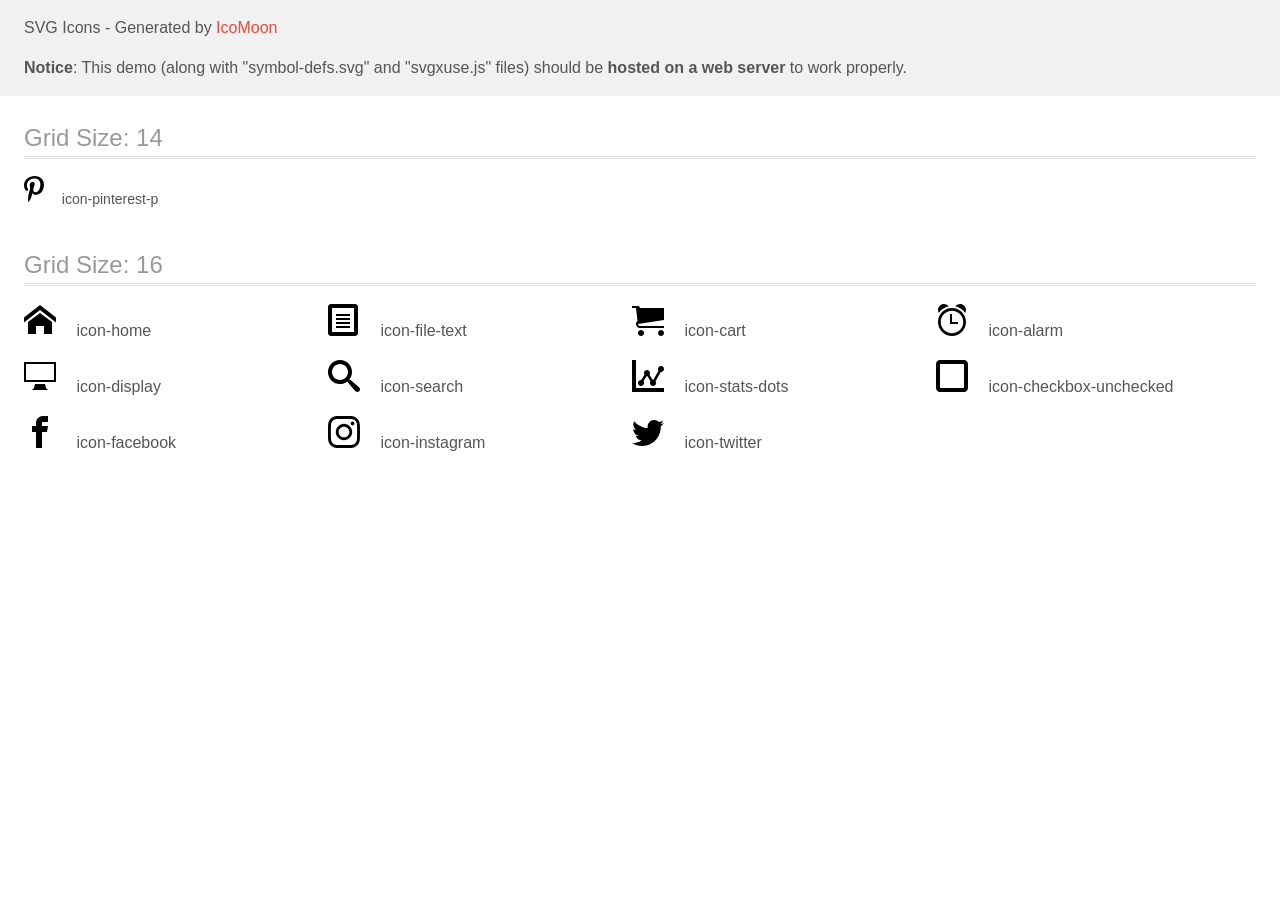
<file: hw-10/img/svg/demo-external-svg.html>
<!doctype html>
<html>
<head>
    <title>IcoMoon - SVG Icons</title>
    <meta charset="utf-8">
    <meta name="viewport" content="width=device-width, initial-scale=1">
    <link rel="stylesheet" href="demo-files/demo.css">
    <link rel="stylesheet" href="style.css">
</head>
<body>
<header class="bgc1 clearfix">
<div class="mhl">
    <p>SVG Icons - Generated by <a href="https://icomoon.io/app">IcoMoon</a></p><p><strong>Notice</strong>: This demo (along with "symbol-defs.svg" and "svgxuse.js" files) should be <b>hosted on a web server</b> to work properly.</p>
</div>
</header>
    <div class="clearfix mhl ptl">
        <h1 class="mvm mtn fgc1">Grid Size: 14</h1>
        <div class="glyph fs1">
            <div class="clearfix pbs">
                <svg class="icon-pinterest-p"><use xlink:href="symbol-defs.svg#icon-pinterest-p"></use></svg><span class="name"> icon-pinterest-p</span>
            </div>
        </div>
  </div>
    <div class="clearfix mhl ptl">
        <h1 class="mvm mtn fgc1">Grid Size: 16</h1>
        <div class="glyph fs2">
            <div class="clearfix pbs">
                <svg class="icon-home"><use xlink:href="symbol-defs.svg#icon-home"></use></svg><span class="name"> icon-home</span>
            </div>
        </div>
        <div class="glyph fs2">
            <div class="clearfix pbs">
                <svg class="icon-file-text"><use xlink:href="symbol-defs.svg#icon-file-text"></use></svg><span class="name"> icon-file-text</span>
            </div>
        </div>
        <div class="glyph fs2">
            <div class="clearfix pbs">
                <svg class="icon-cart"><use xlink:href="symbol-defs.svg#icon-cart"></use></svg><span class="name"> icon-cart</span>
            </div>
        </div>
        <div class="glyph fs2">
            <div class="clearfix pbs">
                <svg class="icon-alarm"><use xlink:href="symbol-defs.svg#icon-alarm"></use></svg><span class="name"> icon-alarm</span>
            </div>
        </div>
        <div class="glyph fs2">
            <div class="clearfix pbs">
                <svg class="icon-display"><use xlink:href="symbol-defs.svg#icon-display"></use></svg><span class="name"> icon-display</span>
            </div>
        </div>
        <div class="glyph fs2">
            <div class="clearfix pbs">
                <svg class="icon-search"><use xlink:href="symbol-defs.svg#icon-search"></use></svg><span class="name"> icon-search</span>
            </div>
        </div>
        <div class="glyph fs2">
            <div class="clearfix pbs">
                <svg class="icon-stats-dots"><use xlink:href="symbol-defs.svg#icon-stats-dots"></use></svg><span class="name"> icon-stats-dots</span>
            </div>
        </div>
        <div class="glyph fs2">
            <div class="clearfix pbs">
                <svg class="icon-checkbox-unchecked"><use xlink:href="symbol-defs.svg#icon-checkbox-unchecked"></use></svg><span class="name"> icon-checkbox-unchecked</span>
            </div>
        </div>
        <div class="glyph fs2">
            <div class="clearfix pbs">
                <svg class="icon-facebook"><use xlink:href="symbol-defs.svg#icon-facebook"></use></svg><span class="name"> icon-facebook</span>
            </div>
        </div>
        <div class="glyph fs2">
            <div class="clearfix pbs">
                <svg class="icon-instagram"><use xlink:href="symbol-defs.svg#icon-instagram"></use></svg><span class="name"> icon-instagram</span>
            </div>
        </div>
        <div class="glyph fs2">
            <div class="clearfix pbs">
                <svg class="icon-twitter"><use xlink:href="symbol-defs.svg#icon-twitter"></use></svg><span class="name"> icon-twitter</span>
            </div>
        </div>
  </div>
<script defer src="svgxuse.js"></script>
</body>
</html>
</file>
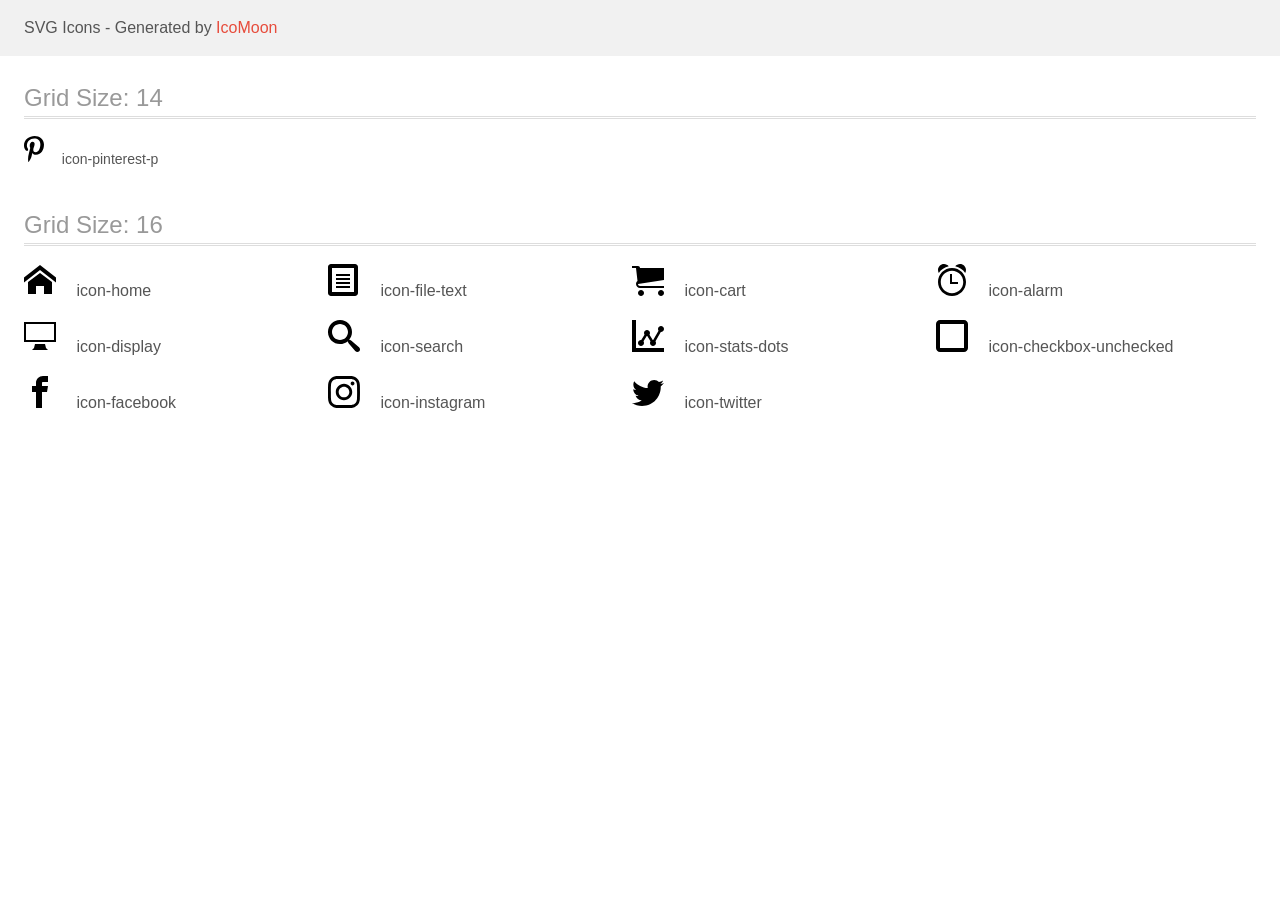
<file: hw-10/img/svg/demo.html>
<!doctype html>
<html>
<head>
    <title>IcoMoon - SVG Icons</title>
    <meta charset="utf-8">
    <meta name="viewport" content="width=device-width, initial-scale=1">
    <link rel="stylesheet" href="demo-files/demo.css">
    <link rel="stylesheet" href="style.css">
</head>
<body>
<svg aria-hidden="true" style="position: absolute; width: 0; height: 0; overflow: hidden;" version="1.1" xmlns="http://www.w3.org/2000/svg" xmlns:xlink="http://www.w3.org/1999/xlink">
<defs>
<symbol id="icon-pinterest-p" viewBox="0 0 20 28">
<title>pinterest-p</title>
<path d="M0 9.328c0-5.766 5.281-9.328 10.625-9.328 4.906 0 9.375 3.375 9.375 8.547 0 4.859-2.484 10.25-8.016 10.25-1.313 0-2.969-0.656-3.609-1.875-1.188 4.703-1.094 5.406-3.719 9l-0.219 0.078-0.141-0.156c-0.094-0.984-0.234-1.953-0.234-2.938 0-3.187 1.469-7.797 2.188-10.891-0.391-0.797-0.5-1.766-0.5-2.641 0-1.578 1.094-3.578 2.875-3.578 1.313 0 2.016 1 2.016 2.234 0 2.031-1.375 3.938-1.375 5.906 0 1.344 1.109 2.281 2.406 2.281 3.594 0 4.703-5.187 4.703-7.953 0-3.703-2.625-5.719-6.172-5.719-4.125 0-7.313 2.969-7.313 7.156 0 2.016 1.234 3.047 1.234 3.531 0 0.406-0.297 1.844-0.812 1.844-0.078 0-0.187-0.031-0.266-0.047-2.234-0.672-3.047-3.656-3.047-5.703z"></path>
</symbol>
<symbol id="icon-home" viewBox="0 0 32 32">
<title>home</title>
<path d="M32 18.451l-16-12.42-16 12.42v-5.064l16-12.42 16 12.42zM28 18v12h-8v-8h-8v8h-8v-12l12-9z"></path>
</symbol>
<symbol id="icon-file-text" viewBox="0 0 32 32">
<title>file-text</title>
<path d="M27 0h-24c-1.65 0-3 1.35-3 3v26c0 1.65 1.35 3 3 3h24c1.65 0 3-1.35 3-3v-26c0-1.65-1.35-3-3-3zM26 28h-22v-24h22v24zM8 14h14v2h-14zM8 18h14v2h-14zM8 22h14v2h-14zM8 10h14v2h-14z"></path>
</symbol>
<symbol id="icon-cart" viewBox="0 0 32 32">
<title>cart</title>
<path d="M12 29c0 1.657-1.343 3-3 3s-3-1.343-3-3c0-1.657 1.343-3 3-3s3 1.343 3 3z"></path>
<path d="M32 29c0 1.657-1.343 3-3 3s-3-1.343-3-3c0-1.657 1.343-3 3-3s3 1.343 3 3z"></path>
<path d="M32 16v-12h-24c0-1.105-0.895-2-2-2h-6v2h4l1.502 12.877c-0.915 0.733-1.502 1.859-1.502 3.123 0 2.209 1.791 4 4 4h24v-2h-24c-1.105 0-2-0.895-2-2 0-0.007 0-0.014 0-0.020l26-3.98z"></path>
</symbol>
<symbol id="icon-alarm" viewBox="0 0 32 32">
<title>alarm</title>
<path d="M16 4c-7.732 0-14 6.268-14 14s6.268 14 14 14 14-6.268 14-14-6.268-14-14-14zM16 29.25c-6.213 0-11.25-5.037-11.25-11.25s5.037-11.25 11.25-11.25c6.213 0 11.25 5.037 11.25 11.25s-5.037 11.25-11.25 11.25zM29.212 8.974c0.501-0.877 0.788-1.892 0.788-2.974 0-3.314-2.686-6-6-6-1.932 0-3.65 0.913-4.747 2.331 4.121 0.851 7.663 3.287 9.96 6.643v0zM12.748 2.331c-1.097-1.418-2.816-2.331-4.748-2.331-3.314 0-6 2.686-6 6 0 1.082 0.287 2.098 0.788 2.974 2.297-3.356 5.838-5.792 9.96-6.643z"></path>
<path d="M16 18v-8h-2v10h8v-2z"></path>
</symbol>
<symbol id="icon-display" viewBox="0 0 32 32">
<title>display</title>
<path d="M0 2v20h32v-20h-32zM30 20h-28v-16h28v16zM21 24h-10l-1 4-2 2h16l-2-2z"></path>
</symbol>
<symbol id="icon-search" viewBox="0 0 32 32">
<title>search</title>
<path d="M31.008 27.231l-7.58-6.447c-0.784-0.705-1.622-1.029-2.299-0.998 1.789-2.096 2.87-4.815 2.87-7.787 0-6.627-5.373-12-12-12s-12 5.373-12 12 5.373 12 12 12c2.972 0 5.691-1.081 7.787-2.87-0.031 0.677 0.293 1.515 0.998 2.299l6.447 7.58c1.104 1.226 2.907 1.33 4.007 0.23s0.997-2.903-0.23-4.007zM12 20c-4.418 0-8-3.582-8-8s3.582-8 8-8 8 3.582 8 8-3.582 8-8 8z"></path>
</symbol>
<symbol id="icon-stats-dots" viewBox="0 0 32 32">
<title>stats-dots</title>
<path d="M4 28h28v4h-32v-32h4zM9 26c-1.657 0-3-1.343-3-3s1.343-3 3-3c0.088 0 0.176 0.005 0.262 0.012l3.225-5.375c-0.307-0.471-0.487-1.033-0.487-1.638 0-1.657 1.343-3 3-3s3 1.343 3 3c0 0.604-0.179 1.167-0.487 1.638l3.225 5.375c0.086-0.007 0.174-0.012 0.262-0.012 0.067 0 0.133 0.003 0.198 0.007l5.324-9.316c-0.329-0.482-0.522-1.064-0.522-1.691 0-1.657 1.343-3 3-3s3 1.343 3 3c0 1.657-1.343 3-3 3-0.067 0-0.133-0.003-0.198-0.007l-5.324 9.316c0.329 0.481 0.522 1.064 0.522 1.691 0 1.657-1.343 3-3 3s-3-1.343-3-3c0-0.604 0.179-1.167 0.487-1.638l-3.225-5.375c-0.086 0.007-0.174 0.012-0.262 0.012s-0.176-0.005-0.262-0.012l-3.225 5.375c0.307 0.471 0.487 1.033 0.487 1.637 0 1.657-1.343 3-3 3z"></path>
</symbol>
<symbol id="icon-checkbox-unchecked" viewBox="0 0 32 32">
<title>checkbox-unchecked</title>
<path d="M28 0h-24c-2.2 0-4 1.8-4 4v24c0 2.2 1.8 4 4 4h24c2.2 0 4-1.8 4-4v-24c0-2.2-1.8-4-4-4zM28 28h-24v-24h24v24z"></path>
</symbol>
<symbol id="icon-facebook" viewBox="0 0 32 32">
<title>facebook</title>
<path d="M19 6h5v-6h-5c-3.86 0-7 3.14-7 7v3h-4v6h4v16h6v-16h5l1-6h-6v-3c0-0.542 0.458-1 1-1z"></path>
</symbol>
<symbol id="icon-instagram" viewBox="0 0 32 32">
<title>instagram</title>
<path d="M16 2.881c4.275 0 4.781 0.019 6.462 0.094 1.563 0.069 2.406 0.331 2.969 0.55 0.744 0.288 1.281 0.638 1.837 1.194 0.563 0.563 0.906 1.094 1.2 1.838 0.219 0.563 0.481 1.412 0.55 2.969 0.075 1.688 0.094 2.194 0.094 6.463s-0.019 4.781-0.094 6.463c-0.069 1.563-0.331 2.406-0.55 2.969-0.288 0.744-0.637 1.281-1.194 1.837-0.563 0.563-1.094 0.906-1.837 1.2-0.563 0.219-1.413 0.481-2.969 0.55-1.688 0.075-2.194 0.094-6.463 0.094s-4.781-0.019-6.463-0.094c-1.563-0.069-2.406-0.331-2.969-0.55-0.744-0.288-1.281-0.637-1.838-1.194-0.563-0.563-0.906-1.094-1.2-1.837-0.219-0.563-0.481-1.413-0.55-2.969-0.075-1.688-0.094-2.194-0.094-6.463s0.019-4.781 0.094-6.463c0.069-1.563 0.331-2.406 0.55-2.969 0.288-0.744 0.638-1.281 1.194-1.838 0.563-0.563 1.094-0.906 1.838-1.2 0.563-0.219 1.412-0.481 2.969-0.55 1.681-0.075 2.188-0.094 6.463-0.094zM16 0c-4.344 0-4.887 0.019-6.594 0.094-1.7 0.075-2.869 0.35-3.881 0.744-1.056 0.412-1.95 0.956-2.837 1.85-0.894 0.888-1.438 1.781-1.85 2.831-0.394 1.019-0.669 2.181-0.744 3.881-0.075 1.713-0.094 2.256-0.094 6.6s0.019 4.887 0.094 6.594c0.075 1.7 0.35 2.869 0.744 3.881 0.413 1.056 0.956 1.95 1.85 2.837 0.887 0.887 1.781 1.438 2.831 1.844 1.019 0.394 2.181 0.669 3.881 0.744 1.706 0.075 2.25 0.094 6.594 0.094s4.888-0.019 6.594-0.094c1.7-0.075 2.869-0.35 3.881-0.744 1.050-0.406 1.944-0.956 2.831-1.844s1.438-1.781 1.844-2.831c0.394-1.019 0.669-2.181 0.744-3.881 0.075-1.706 0.094-2.25 0.094-6.594s-0.019-4.887-0.094-6.594c-0.075-1.7-0.35-2.869-0.744-3.881-0.394-1.063-0.938-1.956-1.831-2.844-0.887-0.887-1.781-1.438-2.831-1.844-1.019-0.394-2.181-0.669-3.881-0.744-1.712-0.081-2.256-0.1-6.6-0.1v0z"></path>
<path d="M16 7.781c-4.537 0-8.219 3.681-8.219 8.219s3.681 8.219 8.219 8.219 8.219-3.681 8.219-8.219c0-4.537-3.681-8.219-8.219-8.219zM16 21.331c-2.944 0-5.331-2.387-5.331-5.331s2.387-5.331 5.331-5.331c2.944 0 5.331 2.387 5.331 5.331s-2.387 5.331-5.331 5.331z"></path>
<path d="M26.462 7.456c0 1.060-0.859 1.919-1.919 1.919s-1.919-0.859-1.919-1.919c0-1.060 0.859-1.919 1.919-1.919s1.919 0.859 1.919 1.919z"></path>
</symbol>
<symbol id="icon-twitter" viewBox="0 0 32 32">
<title>twitter</title>
<path d="M32 7.075c-1.175 0.525-2.444 0.875-3.769 1.031 1.356-0.813 2.394-2.1 2.887-3.631-1.269 0.75-2.675 1.3-4.169 1.594-1.2-1.275-2.906-2.069-4.794-2.069-3.625 0-6.563 2.938-6.563 6.563 0 0.512 0.056 1.012 0.169 1.494-5.456-0.275-10.294-2.888-13.531-6.862-0.563 0.969-0.887 2.1-0.887 3.3 0 2.275 1.156 4.287 2.919 5.463-1.075-0.031-2.087-0.331-2.975-0.819 0 0.025 0 0.056 0 0.081 0 3.181 2.263 5.838 5.269 6.437-0.55 0.15-1.131 0.231-1.731 0.231-0.425 0-0.831-0.044-1.237-0.119 0.838 2.606 3.263 4.506 6.131 4.563-2.25 1.762-5.075 2.813-8.156 2.813-0.531 0-1.050-0.031-1.569-0.094 2.913 1.869 6.362 2.95 10.069 2.95 12.075 0 18.681-10.006 18.681-18.681 0-0.287-0.006-0.569-0.019-0.85 1.281-0.919 2.394-2.075 3.275-3.394z"></path>
</symbol>
</defs>
</svg>

<header class="bgc1 clearfix">
<div class="mhl">
    <p>SVG Icons - Generated by <a href="https://icomoon.io/app">IcoMoon</a></p>
</div>
</header>
    <div class="clearfix mhl ptl">
        <h1 class="mvm mtn fgc1">Grid Size: 14</h1>
        <div class="glyph fs1">
            <div class="clearfix pbs">
                <svg class="icon-pinterest-p"><use xlink:href="#icon-pinterest-p"></use></svg><span class="name"> icon-pinterest-p</span>
            </div>
        </div>
  </div>
    <div class="clearfix mhl ptl">
        <h1 class="mvm mtn fgc1">Grid Size: 16</h1>
        <div class="glyph fs2">
            <div class="clearfix pbs">
                <svg class="icon-home"><use xlink:href="#icon-home"></use></svg><span class="name"> icon-home</span>
            </div>
        </div>
        <div class="glyph fs2">
            <div class="clearfix pbs">
                <svg class="icon-file-text"><use xlink:href="#icon-file-text"></use></svg><span class="name"> icon-file-text</span>
            </div>
        </div>
        <div class="glyph fs2">
            <div class="clearfix pbs">
                <svg class="icon-cart"><use xlink:href="#icon-cart"></use></svg><span class="name"> icon-cart</span>
            </div>
        </div>
        <div class="glyph fs2">
            <div class="clearfix pbs">
                <svg class="icon-alarm"><use xlink:href="#icon-alarm"></use></svg><span class="name"> icon-alarm</span>
            </div>
        </div>
        <div class="glyph fs2">
            <div class="clearfix pbs">
                <svg class="icon-display"><use xlink:href="#icon-display"></use></svg><span class="name"> icon-display</span>
            </div>
        </div>
        <div class="glyph fs2">
            <div class="clearfix pbs">
                <svg class="icon-search"><use xlink:href="#icon-search"></use></svg><span class="name"> icon-search</span>
            </div>
        </div>
        <div class="glyph fs2">
            <div class="clearfix pbs">
                <svg class="icon-stats-dots"><use xlink:href="#icon-stats-dots"></use></svg><span class="name"> icon-stats-dots</span>
            </div>
        </div>
        <div class="glyph fs2">
            <div class="clearfix pbs">
                <svg class="icon-checkbox-unchecked"><use xlink:href="#icon-checkbox-unchecked"></use></svg><span class="name"> icon-checkbox-unchecked</span>
            </div>
        </div>
        <div class="glyph fs2">
            <div class="clearfix pbs">
                <svg class="icon-facebook"><use xlink:href="#icon-facebook"></use></svg><span class="name"> icon-facebook</span>
            </div>
        </div>
        <div class="glyph fs2">
            <div class="clearfix pbs">
                <svg class="icon-instagram"><use xlink:href="#icon-instagram"></use></svg><span class="name"> icon-instagram</span>
            </div>
        </div>
        <div class="glyph fs2">
            <div class="clearfix pbs">
                <svg class="icon-twitter"><use xlink:href="#icon-twitter"></use></svg><span class="name"> icon-twitter</span>
            </div>
        </div>
  </div>
<script defer src="svgxuse.js"></script>
</body>
</html>
</file>
<file: hw-03/css/style.css>
* {
    box-sizing: border-box;
}

@font-face {
    font-family: Playfair;
    src: url(../fonts/PlayfairDisplay-Regular.ttf)
}

p,
li,
h2,
a {
    font-family: Playfair, Arial, sans-serif;
}

.menu {
    text-align: center;
    padding-top: 20px;
}

.menu li {
    padding: 50px;
    text-transform: uppercase;
}

.menu-item {
    display: inline-block;
}

a {
    text-decoration: none;
}

a:active {
    color: lightskyblue;
}

.menu-item:hover {
    background-color: grey;
}

section {
    margin: 50px 150px 50px 150px;
}

.container {
    width: 900px;
    margin: 0 auto;
}

.article {
    padding: 30px;
    display: inline-block;
    width: 50%;
    margin-right: -4px;
}

.article img {
    width: 100%;
}


.load-more {
    text-align: center;
    margin-bottom: 70px;
}

.button1 {
    display: inline-block;
    color: rgb(0, 0, 0);
    text-align: center;
    width: 164px;
    height: 60px;
    border: 1px solid black;
    padding: 20px 10px;
}

.button1:hover {
    color: blue;
    background-color: #FFFFFF;
}
</file>
<file: hw-04/css/styles.css>
* {
    font-family: "Open Sans", Arial, Helvetica, sans-serif;
    /* outline: 2px solid green; */
    box-sizing: border-box;
}

body {
    max-width: 1110px;
    margin: 0 auto;
    padding-top: 35px;
    padding-bottom: 80px;
}

/* TOP MENU */

.logo {
    font-family: Roboto, Arial, sans-serif;
    font-weight: 300;
    font-size: 30px;
    float: left;
    margin-top: 15px;
    margin-bottom: 0px;
    text-transform: uppercase;
}

.logo::first-letter {
    color: rgba(26, 188, 156, 255);
    font-weight: 900;
}


.site-navigation {
    width: 467px;
    margin-top: 25px;
    margin-bottom: 0px;
    font-size: 14px;
    font-weight: 700;
    list-style: none;
    text-transform: uppercase;
    float: right;
    padding: 0px;
    }

.site-navigation li {
    float: left;
}

.site-navigation li:nth-child(-n+5) {
    padding-right: 30px;
}

.site-navigation a {
    text-decoration: none;
    color: #0f0101;
}


.site-navigation a:hover {
color: rgba(26, 188, 156, 255);
}

.clearfix::after {
    content: "";
    display: table;
    clear: both;
}

/* PRODUCT GALLERY */

.section-title {
    font-family: Roboto, Arial, sans-serif;
    font-size: 48px;
    text-align: center;
    font-weight: 900;
    text-transform: uppercase;
    color: rgba(81, 81, 81, 255);
    margin-top: 105px;
    margin-bottom: 0px;
}

.section-title::after {
    content: "";
    display: block;
    width: 164px;
    height: 7px;
    background-color: #1abc9c;
    margin: 32px auto 92px auto;
}

.item-gallery {
    max-width: 1110px;
}

.product-list {
    padding: 0;
    margin: 0;
}

.product-list-item {
    list-style: none;
    width: 255px;
    height: 322px;
    float: left;
    margin-right: 30px;
    background-color: #e9f0fd;
}

.product-list-item-image {
    width: 255px;
    height: 282px;
    text-align: center;
    position: relative;
}


.product-list-item:nth-of-type(4n) {
    margin-right: 0px;
}

.product-list-item:nth-child(-n+4) {
    margin-bottom: 30px;
}

.product-list-item img {
    max-width: 100%;
    max-height: 100%;
    position: absolute;
    left: 50%;
    top: 50%;
    transform: translate(-50%, -50%);
}

.product-list-item p {
    font-family: Roboto, Arial, sans-serif;
    color: #ffffff;
    font-size: 18px;
    font-weight: 900;
    text-transform: uppercase;
}

.product-list-item-name {
    float: left;
    width: 201px;
    height: 40px;
    margin: 0px;
    background-color: #323232;
    padding-left: 14px;
    padding-top: 10px;

}

.product-list-item-price {
    float: left;
    width: 54px;
    height: 40px;
    margin: 0px;
    background-color: #8c8c8c;
    padding: 12px;
    text-align: center;
}

.product-list-item:hover .product-list-item-name {
    background-color: #1abc9c;
}

.product-list-item:hover .product-list-item-price {
    background-color: #7fd9c7;
}

/* NEWS */

.news-list-item {
    width: 350px;
    list-style: none;
    float: left;
    margin-right: 30px;
}

.news-list-item-image {
    width: 350px;
    height: 260px;
}

.news-list-item img {
    max-width: 100%;
    max-height: 100%;
}

.news-list-item:nth-of-type(3n) {
    margin-right: 0px;
}

.news-list {
    padding: 0;
    margin: 0;
}

.news-title {
    font-size: 18px;
    font-weight: 600;
    color: rgba(85, 82, 82, 255);
    margin-top: 14px;
}

.news-title::after {
    content: "";
    display: block;
    width: 136px;
    height: 3px;
    background-color: #1abc9c;
    margin-top: 11px;
}

.news-preview {
    font-size: 13px;
    line-height: 25px;
    color: rgba(85, 82, 82, 255);
    font-weight: 400;
    margin-top: 29px;
    margin-bottom: 16px;
}

.read-more {
    width: 160px;
    height: 50px;
    background-color: #4ec6ab;
    font-size: 16px;
    font-weight: 400;
    color: #ffffff;
    border: 0px;
}
</file>
<file: hw-05/css/styles.css>
* {
    font-family: "Open Sans", Arial, Helvetica, sans-serif;
    /* outline: 2px solid green; */
    box-sizing: border-box;
}

body {
    width: 1600px;
    margin: 0 auto;
}

/* HEADER */

.top-menu {
    max-width: 1110px;
    margin: 0px auto;
    padding-top: 35px;
    padding-bottom: 33px;
}

.logo {
    font-family: Roboto, Arial, sans-serif;
    font-weight: 300;
    font-size: 30px;
    float: left;
    margin: 0px;
    text-transform: uppercase;
}

.logo::first-letter {
    color: rgba(26, 188, 156, 255);
    font-weight: 900;
}


.site-navigation {
    margin: 0px;
    font-size: 14px;
    font-weight: 700;
    list-style: none;
    text-transform: uppercase;
    float: right;
}

.site-navigation li {
    float: left;
    line-height: 34px;
}

.site-navigation li:nth-child(-n+5) {
    padding-right: 30px;
}

.site-navigation a {
    text-decoration: none;
    color: #0f0101;
}


.site-navigation a:hover {
    color: rgba(26, 188, 156, 255);
}

.clearfix::after {
    content: "";
    display: table;
    clear: both;
}

/* SLIDER */

.top-slider {
    max-width: 100vw;
    background-size: cover;
    height: 600px;
    background: linear-gradient(rgba(0, 0, 0, 0.5), rgba(0, 0, 0, 0.5)), url(../img/slider-girls.png);
    margin: 0px auto;
    position: relative;
}

.slider-title-wrapper {
    position: absolute;
    top: 50%;
    left: 50%;
    transform: translate(-50%, -50%);
}

.slider-title {
    font-family: Roboto, Arial, sans-serif;
    font-size: 60px;
    font-weight: 900;
    color: #ffffff;
    text-transform: uppercase;
    margin: 0;
    margin-bottom: 24px;
}

.slider-subtitle {
    font-family: Roboto, Arial, sans-serif;
    font-size: 24px;
    font-weight: 300;
    color: #ffffff;
    text-transform: uppercase;
}

.slider-title-wrapper::before {
    content: "\003c";
    font-size: 60px;
    color: #ffffff;
    text-align: center;
    line-height: 104px;
    width: 104px;
    height: 104px;
    background-color: rgb(26, 188, 156, 0.5);
    position: absolute;
    top: 50%;
    left: -25%;
    transform: translateY(-50%);
}

.slider-title-wrapper::after {
    content: "\003e";
    font-size: 60px;
    color: #ffffff;
    text-align: center;
    line-height: 104px;
    width: 104px;
    height: 104px;
    background-color: #1abc9c;
    position: absolute;
    top: 50%;
    right: -25%;
    transform: translatey(-50%)
}

/* MAIN */

.section-title,
.item-gallery {
    background: #e9f0fd;
}

.section-title {
    font-family: Roboto, Arial, sans-serif;
    font-size: 48px;
    text-align: center;
    font-weight: 900;
    text-transform: uppercase;
    color: rgba(81, 81, 81, 255);
    margin: 0 auto 81px auto;
}

.section-title::after {
    content: "";
    display: block;
    width: 164px;
    height: 7px;
    background-color: #1abc9c;
    margin: 32px auto 0px auto;
}

.item-gallery {
    padding-top: 100px;
    padding-bottom: 100px;
}

.product-list {
    padding: 0;
    margin: 0px 245px 0px 245px;
}

.product-list-item {
    list-style: none;
    width: 255px;
    height: 322px;
    float: left;
    margin-right: 30px;
    background-color: #e9f0fd;
}

.product-list-item-image {
    width: 255px;
    height: 282px;
    text-align: center;
    position: relative;
}


.product-list-item:nth-of-type(4n) {
    margin-right: 0px;
}

.product-list-item p {
    font-family: Roboto, Arial, sans-serif;
    color: #ffffff;
    font-size: 18px;
    font-weight: 900;
    text-transform: uppercase;
}

.product-list-item-name {
    float: left;
    width: 201px;
    height: 40px;
    margin: 0px;
    background-color: #323232;
    padding-left: 14px;
    padding-top: 10px;

}

.product-list-item-price {
    float: left;
    width: 54px;
    height: 40px;
    margin: 0px;
    background-color: #8c8c8c;
    padding: 12px;
    text-align: center;
}


.product-list-item-submenu-wrapper {
    display: none;
    width: 90%;
    height: 90%;
    background-color: rgb(33, 33, 33, 0.5);
    position: absolute;
    top: 50%;
    left: 50%;
    transform: translate(-50%, -50%);
}

.product-list-item-submenu {
    position: absolute;
    top: 50%;
    left: 50%;
    transform: translate(-50%, -50%);
}

.product-list-item-popup {
    list-style: none;
    padding: 0;
    margin: 0;
    opacity: 0;
}

.product-list-item-popup li {
    float: left;
}

.product-list-item-popup a {
    display: block;
    width: 50px;
    height: 50px;
    background-color: rgba(255, 255, 255, 0);
    outline: 1px solid rgba(255, 255, 255, 1);
}


.product-list-item-popup li:nth-child(2) {
    padding: 0px 8px;
}

.product-list-item-popup li:nth-child(1) a {
    background-image: url(../img/heart.png);
    background-repeat: no-repeat;
    background-position: center;
    margin-bottom: 7px;
    color: rgb(255, 255, 255, 0);
}

.product-list-item-popup li:nth-child(2) a {
    background-image: url(../img/shuffle.png);
    background-repeat: no-repeat;
    background-position: center;
    color: rgb(255, 255, 255, 0);
}

.product-list-item-popup li:nth-child(3) a {
    background-image: url(../img/clock.png);
    background-repeat: no-repeat;
    background-position: center;
    color: rgb(255, 255, 255, 0);
}

.product-list-item-popup li:nth-child(4) a {
    width: 166px;
    color: rgb(255, 255, 255);
    font-size: 14px;
    text-decoration: none;
    text-transform: uppercase;
    padding-left: 45px;
    line-height: 50px;
    text-align: center;
    background-image: url(../img/cart.png);
    background-repeat: no-repeat;
    background-position: 11px, 13px;
    background-color: rgb(50, 50, 50);
}

.product-list-item:hover .product-list-item-name {
    background-color: #1abc9c;
}

.product-list-item:hover .product-list-item-price {
    background-color: #7fd9c7;
}

.product-list-item:hover .product-list-item-submenu-wrapper {
    display: block;
}

.product-list-item:hover .product-list-item-popup {
    opacity: 1;
}

.product-list-item-popup a:hover {
    background-color: #7fd9c7;
    outline: none;
}


/* FOOTER */


.page-footer {
    background-color: #323232;
    text-align: center;
    line-height: 88px;
    font-size: 16px;
    color: #ffffff;
}

.page-footer span::after {
    content: " ThemenGraph";
    color: #7fd9c7;
}
</file>
<file: hw-06/css/styles.css>
* {
    font-family: "Open Sans", Arial, Helvetica, sans-serif;
    /* outline: 2px solid green; */
    box-sizing: border-box;
}

/* HEADER */



.top-menu {
    display: flex;
    max-width: 1200px;
    justify-content: space-between;
    margin: 0 auto;
    padding-top: 28px;
    align-items: baseline;
    margin-bottom: 113px;
}

.logo {
    font-family: Montserrat, Arial, sans-serif;
    font-weight: 700;
    font-size: 30px;
    margin: 0px;
    color: rgb(149, 225, 211);
}

.site-navigation {
    display: flex;
    flex-basis: 490px;
    justify-content: space-between;
    margin: 0px;
    padding: 0px;
    font-size: 14px;
    font-weight: 400;
    list-style: none;
    text-transform: uppercase;
}

.site-navigation li {
    height: 25px;
}

.site-navigation a {
    text-decoration: none;
    color: rgb(149, 225, 211);
    font-family: Montserrat, Arial, sans-serif;
}


.site-navigation li:hover {
    border-bottom: 3px solid rgb(243, 129, 129);
    transition: all 200ms linear;
}

.site-navigation li:hover>a {
    color: rgb(243, 129, 129);
    transition: all 200ms linear;
}


/* MAIN */

.services {
    max-width: 1200px;
    margin: 0 auto;
    margin-bottom: 92px;
}


/* SECTION TITLE */



.section-title {
    font-family: Montserrat, Arial, sans-serif;
    font-size: 30px;
    text-align: center;
    font-weight: 700;
    text-transform: uppercase;
    color: rgba(51, 51, 51, 255);
    margin: 0;
    padding: 0;
}

.features-title::before {
    content: "We work with";
    font-family: "Kaushan Script";
    font-size: 24px;
    color: rgba(51, 51, 51, 255);
    display: block;
    margin: 0px auto 22px;
    text-transform: none;
}

.team-title::before {
    content: "Who we are";
    font-family: "Kaushan Script";
    font-size: 24px;
    color: rgba(51, 51, 51, 255);
    display: block;
    margin: 0px auto 22px;
    text-transform: none;
}

.features-title::after {
    content: "";
    display: block;
    width: 60px;
    height: 3px;
    background-color: rgb(243, 129, 129);
    margin: 42px auto 66px;
}

.team-title::after {
    content: "";
    display: block;
    width: 60px;
    height: 3px;
    background-color: rgb(243, 129, 129);
    margin: 42px auto 46px;
}



/* FEATURES LIST */

.features-list {
    margin: 0;
    margin-left: 86px;
    padding: 0;
    display: flex;
    flex-wrap: wrap;
    justify-content: space-around;
}

.features-list-item {
    flex-basis: 310px;
    list-style: none;
    position: relative;
}

.features-list-item p {
    font-family: Roboto, Arial, sans-serif;
    font-weight: 400;
    font-size: 15px;
    color: rgba(153, 153, 153, 255);
}

.feature-type {
    font-family: Montserrat, Arial, sans-serif;
    font-size: 14px;
    font-weight: 400;
    color: rgba(51, 51, 51, 255);
    text-transform: uppercase;
    margin: 0;
    padding: 0;
}

.icon-clock::before {
    content: url(../img/clock.png);
    width: 32px;
    height: 32px;
    position: absolute;
    top: 0;
    left: -28px;
    transform: translateX(-100%);
}

.icon-graph::before {
    content: url(../img/graph.png);
    width: 32px;
    height: 32px;
    position: absolute;
    top: 0;
    left: -28px;
    transform: translateX(-100%);
}

.icon-computer::before {
    content: url(../img/computer.png);
    width: 32px;
    height: 32px;
    position: absolute;
    top: 0;
    left: -28px;
    transform: translateX(-100%);
}

.icon-book::before {
    content: url(../img/book.png);
    width: 32px;
    height: 32px;
    position: absolute;
    top: 0;
    left: -28px;
    transform: translateX(-100%);
}

.icon-home::before {
    content: url(../img/home.png);
    width: 32px;
    height: 32px;
    position: absolute;
    top: 0;
    left: -28px;
    transform: translateX(-100%);
}

.icon-cube::before {
    content: url(../img/cube.png);
    width: 32px;
    height: 32px;
    position: absolute;
    top: 0;
    left: -28px;
    transform: translateX(-100%);
}

.icon-graph {}

.icon-computer {}

.icon-book {}

.icon-computer {}

.icon-cube {}



/* ABOUT TEAM */
.team {
    max-width: 1200px;
    margin: 0 auto;
    margin-bottom: 82px;
}


.about-team {
    margin: 0px auto 90px;
    text-align: center;
    font-family: Roboto, Arial, sans-serif;
    color: rgba(153, 153, 153, 255);
    font-size: 15px;
    font-weight: 400;
}

.team-list {
    list-style: none;
    margin: 0;
    padding: 0;
    display: flex;
    justify-content: space-between;
}

.wrapper {
    width: 380px;
    height: 470px;
    background-color: rgb(255, 0, 0);
    transition: all 200ms linear;

    background-size: cover;
    background-repeat: no-repeat;
    display: flex;
    align-items: center;
    justify-content: center;
}

.memberOne {
    background-image: url(../img/team-member-1.png);
}

.memberTwo {
    background-image: url(../img/team-member-2.png);
}

.memberThree {
    background-image: url(../img/team-member-3.png);
}



.team-list-item:hover>.memberOne {
    transform: translate(-10px, -10px);
    transition: all 200ms linear;
    box-shadow: 10px 10px rgb(149, 225, 211);
    background-image: linear-gradient(rgba(255, 123, 0, 0.5),rgba(239, 243, 9, 0.5)), url(../img/team-member-1.png);
}

.team-list-item:hover>.memberTwo {
    transform: translate(-10px, -10px);
    transition: all 200ms linear;
    box-shadow: 10px 10px rgb(149, 225, 211);
    background-image: linear-gradient(rgba(255, 123, 0, 0.5),rgba(239, 243, 9, 0.5)), url(../img/team-member-2.png);
}

.team-list-item:hover>.memberThree {
    transform: translate(-10px, -10px);
    transition: all 200ms linear;
    box-shadow: 10px 10px rgb(149, 225, 211);
    background-image: linear-gradient(rgba(255, 123, 0, 0.5),rgba(239, 243, 9, 0.5)), url(../img/team-member-3.png);
}

.team-list-item:hover .social-icons-list {
    display: flex;
    transition: all 200ms linear;
}

.social-icons-list {
    margin: 0;
    padding: 0;
    display: none;
    list-style: none;
    justify-content: center;
}

.social-icons-list a {
    display: block;
    width: 56px;
    height: 56px;
    background-color: rgb(252, 227, 138);
}

.social-icons-list li:nth-child(1) a {
    background-image: url(../img/facebook.png);
    background-repeat: no-repeat;
    background-position: center;
    color: rgb(255, 255, 255, 0);
}

.social-icons-list li:nth-child(2) a {
    background-image: url(../img/twitter.png);
    background-repeat: no-repeat;
    background-position: center;
    color: rgb(255, 255, 255, 0);
}

.social-icons-list li:nth-child(3) a {
    background-image: url(../img/pinterest.png);
    background-repeat: no-repeat;
    background-position: center;
    color: rgb(255, 255, 255, 0);
}

.social-icons-list li:nth-child(4) a {
    background-image: url(../img/instagram.png);
    background-repeat: no-repeat;
    background-position: center;
    color: rgb(255, 255, 255, 0);
}

.social-icons-list li:hover a {
    background-color: rgb(149, 225, 211);
    transition: all 200ms linear;
}

.team-member-name {
    font-family: Montserrat, Arial, sans-serif;
    font-weight: 400;
    font-size: 14px;
    text-transform: uppercase;
    color: rgba(51, 51, 51, 255);
    text-align: center;
}

.team-member-position {
    font-family: Roboto, Arial, sans-serif;
    font-size: 14px;
    font-weight: 300;
    font-style: italic;
    color: rgba(51, 51, 51, 255);
    text-align: center;
    display: block;
}

/* FOOTER */

.footer-wrapper {
    display: flex;
    justify-content: space-between; 
    max-width: 1200px;
    margin: 0 auto;
    align-items: center;
    border-top: solid 1px #e5e5e5;
}
.page-footer {
        line-height: 88px;
    font-size: 16px;
    color: rgb(90, 90, 90);
    
}

.page-footer span::after {
    content: " Laaqiq";
    color: rgb(246, 166, 166);
}
</file>
<file: hw-07/css/styles.css>
* {
    box-sizing: border-box;
}

/* aguafina-script-regular - latin */
@font-face {
    font-family: 'Aguafina Script';
    font-style: normal;
    font-weight: 400;
    src: local('Aguafina Script Regular'), local('AguafinaScript-Regular'),
        url('../fonts/aguafina-script-v7-latin-regular.woff2') format('woff2'),
        /* Chrome 26+, Opera 23+, Firefox 39+ */
        url('../fonts/aguafina-script-v7-latin-regular.woff') format('woff');
    /* Chrome 6+, Firefox 3.6+, IE 9+, Safari 5.1+ */
}

/* montserrat-regular - latin */
@font-face {
    font-family: 'Montserrat';
    font-style: normal;
    font-weight: 400;
    src: local('Montserrat Regular'), local('Montserrat-Regular'),
        url('../fonts/montserrat-v12-latin-regular.woff2') format('woff2'),
        /* Chrome 26+, Opera 23+, Firefox 39+ */
        url('../fonts/montserrat-v12-latin-regular.woff') format('woff');
    /* Chrome 6+, Firefox 3.6+, IE 9+, Safari 5.1+ */
}

/* montserrat-700 - latin */
@font-face {
    font-family: 'Montserrat';
    font-style: normal;
    font-weight: 700;
    src: local('Montserrat Bold'), local('Montserrat-Bold'),
        url('../fonts/montserrat-v12-latin-700.woff2') format('woff2'),
        /* Chrome 26+, Opera 23+, Firefox 39+ */
        url('../fonts/montserrat-v12-latin-700.woff') format('woff');
    /* Chrome 6+, Firefox 3.6+, IE 9+, Safari 5.1+ */
}

/* roboto-slab-regular - latin */
@font-face {
    font-family: 'Roboto Slab';
    font-style: normal;
    font-weight: 400;
    src: local('Roboto Slab Regular'), local('RobotoSlab-Regular'),
        url('../fonts/roboto-slab-v8-latin-regular.woff2') format('woff2'),
        /* Chrome 26+, Opera 23+, Firefox 39+ */
        url('../fonts/roboto-slab-v8-latin-regular.woff') format('woff');
    /* Chrome 6+, Firefox 3.6+, IE 9+, Safari 5.1+ */
}

/* roboto-slab-700 - latin */
@font-face {
    font-family: 'Roboto Slab';
    font-style: normal;
    font-weight: 700;
    src: local('Roboto Slab Bold'), local('RobotoSlab-Bold'),
        url('../fonts/roboto-slab-v8-latin-700.woff2') format('woff2'),
        /* Chrome 26+, Opera 23+, Firefox 39+ */
        url('../fonts/roboto-slab-v8-latin-700.woff') format('woff');
    /* Chrome 6+, Firefox 3.6+, IE 9+, Safari 5.1+ */
}

body {
    width: 1400px;
    margin: 0 auto;
}

/* HEADER */

.site-navigation {
    display: flex;
    justify-content: space-between;
    align-items: baseline;
    max-width: 100%;
    margin-bottom: 120px;
    padding-top: 44px;
    padding-left: 16.643%;
    padding-right: 16.643%;
}

.site-logo {
    font-family: 'Aguafina Script', Arial, sans-serif;
    font-size: 26px;
    color: rgb(254, 225, 141, 1);
    /* font-style: italic; */
}

.site-menu {
    display: flex;
    justify-content: space-between;
    font-family: Montserrat, Arial, sans-serif;
    font-size: 14px;
    list-style: none;
    text-transform: uppercase;
}

.site-menu-item a {
    display: block;
    text-decoration: none;
    font-family: Montserrat, Arial, sans-serif;
    font-weight: 700;
    color: rgb(0, 0, 0);
}

.site-menu-item a:hover {
    color: rgb(254, 209, 54);
}

.site-menu-item {
    padding-right: 40px;
}

.site-menu-item:last-child {
    padding: 0;
}


/* MAIN FEATURES */

.main-features {
    max-width: 100%;
    margin: 0 auto;
    margin-bottom: 120px;
    padding-left: 16.643%;
    padding-right: 16.643%;
}

.section-title {
    text-align: center;
    font-family: Montserrat, Arial, sans-serif;
    font-size: 40px;
    font-weight: 700;
    color: rgba(34, 34, 34, 255);
    text-transform: uppercase;
    margin: 0;
    padding: 0;
    padding-left: 16.643%;
    padding-right: 16.643%;

}

.white {
    color: rgb(255, 255, 255);
}

.section-title::after {
    content: "Proin iaculis purus consequat sem cure.";
    display: block;
    font-family: 'Roboto Slab', Arial, sans-serif;
    font-size: 16px;
    font-weight: 400;
    font-style: italic;
    text-transform: none;
    color: rgba(119, 119, 119, 255);
    padding-top: 20px;
    margin-bottom: 80px;

}

.features-list {
    display: flex;
    justify-content: space-around;
    list-style: none;
    margin: 0;
    padding: 0;
    font-family: "Roboto Slab", Montserrat, sans-serif;
    font-weight: 700;
}

.features-list-item {
    text-align: center;
    padding-right: 56px;
}

.features-list-item:nth-last-of-type(1) {
    padding: 0;
}

.features-list-item p {
    margin: 0;
    padding: 0;
    font-size: 14px;
    color: color: rgba(119, 119, 119, 255);
    font-weight: 400;
}

.features-list-title {
    font-size: 18px;
    margin: 0;
    padding: 0;
    margin-bottom: 18px;
}

.icon-basket::before {
    content: url(../img/icon-basket.png);
    display: block;
    width: 40px;
    height: 40px;
    margin: 0 auto;
    margin-bottom: 27px;
    padding: 14px;
    border: 2px solid rgb(254, 209, 54);
    border-radius: 68px;
}

.icon-laptop::before {
    content: url(../img/icon-laptop.png);
    display: block;
    width: 40px;
    height: 40px;
    margin: 0 auto;
    margin-bottom: 27px;
    padding: 14px;
    border: 2px solid rgb(254, 209, 54);
    border-radius: 68px;
}

.icon-lock::before {
    content: url(../img/icon-lock.png);
    display: block;
    width: 40px;
    height: 40px;
    margin: 0 auto;
    margin-bottom: 27px;
    padding: 14px;
    border: 2px solid rgb(254, 209, 54);
    border-radius: 68px;
}

.feedback {
    padding-top: 110px;
    max-width: 100%;
    margin: 0 auto;
    padding-left: 16.643%;
    padding-right: 16.643%;
    background-color: rgb(34, 34, 34);
}

.contact-form {
    display: flex;
    justify-content: space-between;
    flex-wrap: wrap;
}

.input-wrapper {
    display: flex;
    flex-direction: column;
    justify-content: space-between;
    margin-bottom: 30px;
}

.contact-form input {
    display: block;
    width: 455px;
    height: 50px;
    border: 0;
    margin: 0;
    padding: 0;
    margin-bottom: 30px;
    padding-left: 20px;
    font-family: Montserrat, Arial, sans-serif;
    font-weight: 700;
    color: color: rgba(187, 187, 187, 255);
    text-transform: uppercase;
    font-size: 14px;
    border-radius: 2px;
}

.required-input:valid {
    outline: 2px solid rgb(0, 128, 0);
}

.required-input:focus:invalid {
    outline: 2px solid rgb(255, 0, 0);
}


.contact-form input:nth-last-of-type(1) {
    margin-bottom: 0;
}

.contact-form textarea {
    width: 455px;
    height: 210px;
    border: 0;
    margin: 0;
    padding: 0;
    resize: none;
    padding-left: 20px;
    padding-top: 20px;
    font-family: Montserrat, Arial, sans-serif;
    font-weight: 700;
    color: color: rgba(187, 187, 187, 255);
    text-transform: uppercase;
    font-size: 14px;
    border-radius: 2px;
}



.submit-wrapper {
    margin: 0px auto 115px;
}

.submit-wrapper .submit {
    background-color: #fed136;
    width: 240px;
    height: 66px;
    font-family: Montserrat, Arial, sans-serif;
    font-weight: 700;
    color: #ffffff;
    text-transform: uppercase;
    font-size: 18px;
}

.feedback {
    background-image: url(../img/Map.png);
    background-repeat: no-repeat;
    background-size: initial;
    background-position: 780px 120px;
}
</file>
<file: hw-08/css/style.css>
/* montserrat-regular - latin */
@font-face {
    font-family: 'Montserrat';
    src: url(../fonts/montserrat-v12-latin/montserrat-v12-latin-regular.eot),
    url(../fonts/montserrat-v12-latin/montserrat-v12-latin-regular.svg),
    /* url(../fonts/montserrat-v12-latin/montserrat-v12-latin-regular.ttf), */
    url(../fonts/montserrat-v12-latin/montserrat-v12-latin-regular.woff),
    url(../fonts/montserrat-v12-latin/montserrat-v12-latin-regular.woff2);
    font-style: normal;
    font-weight: 400;
}
  /* montserrat-700 - latin */
  @font-face {
    font-family: 'Montserrat';
    src: url(../fonts/montserrat-v12-latin/montserrat-v12-latin-700.woff),
    url(../fonts/montserrat-v12-latin/montserrat-v12-latin-700.woff2);
    font-style: normal;
    font-weight: 700;
}

/* roboto-300 - latin */
@font-face {
    font-family: 'Roboto';
    src: url(../fonts/roboto-v19-latin/roboto-v19-latin-300.eot),
    url(../fonts/roboto-v19-latin/roboto-v19-latin-300.svg),
    url(../fonts/roboto-v19-latin/roboto-v19-latin-300.ttf),
    url(../fonts/roboto-v19-latin/roboto-v19-latin-300.woff),
    url(../fonts/roboto-v19-latin/roboto-v19-latin-300.woff2);
    font-style: normal;
    font-weight: 300;
}
  /* roboto-regular - latin */
  @font-face {
    font-family: 'Roboto';
    src: url(../fonts/roboto-v19-latin/roboto-v19-latin-regular.eot),
    url(../fonts/roboto-v19-latin/roboto-v19-latin-regular.svg),
    url(../fonts/roboto-v19-latin/roboto-v19-latin-regular.ttf),
    url(../fonts/roboto-v19-latin/roboto-v19-latin-regular.woff),
    url(../fonts/roboto-v19-latin/roboto-v19-latin-regular.woff2);
    font-style: normal;
    font-weight: 400;
}

*{
    margin: 0;
    padding: 0;
    box-sizing: border-box;
    /* outline: 0.0625rem solid blue; */
}

html{
    font-size: 1rem;
}

img{
    max-width: 100%;
    height: auto;
    display: block;
}

body{
    padding-bottom: 3.625rem;
}

.container{
    max-width: 20rem;
    margin: 0 auto;
}

/* header */
.backgr{
    background-color: rgba(0, 0, 0, 0.877);
    margin-bottom: 4.25rem;
    background-image: url(../img/imgesktop.png);
    width: 100%;
    background-size: cover;
    background-position: center;
    padding: 16.9375rem 0 16.9375rem 0;
    position: relative;
}

.but{
    display: flex;
    justify-content: center;
    position: absolute;
    left: 50%;
    top: 3%;
    transform: translateX(-50%);
}

.clickOne, .clickTwo{
    color: rgb(255, 255, 255);
    font-size: 0.875rem;
    font-family: 'Montserrat';
    font-weight: 700;
    background-color: transparent;
}

.clickOne{
    margin-right: 1.25rem;
    border: none;
    text-transform: capitalize;
}

.clickTwo{
    width: 5.625rem;
    height: 2.25rem;
    border-radius: 1.125rem;
    border: 0.125rem solid rgb(255, 255, 255);
}

.info{
    position: absolute;
    top: 38%;
    left: 50%;
    transform: translateX(-50%);
}

.logo{
    text-decoration: none;
    font-family: 'Montserrat';
    font-size: 1.25rem;
    font-weight: 700;
    text-transform: uppercase;
    color: rgb(255, 255, 255);
    margin-bottom: 2.375rem;
    position: absolute;
    left: 50%;
    transform: translateX(-50%);
    top: 30%;
}

.title{
    font-family: 'Montserrat';
    font-size: 1.875rem;
    font-weight: 700;
    text-transform: uppercase;
    color: rgb(255, 255, 255);
    margin-bottom: 1.1875rem;
    text-align: center;
}

.Two{
    font-family: 'Roboto';
    font-size: 1.125rem;
    color: rgba(255, 255, 255, 0.884);
    font-weight: 300;
    text-align: center;
    margin: 0 2rem 1.1875rem 2rem;
}

.clickInfo{
    width: 17.5rem;
    padding: 0.875rem 0 0.75rem 0;
    background-color: rgb(255, 78, 80);
    border: none;
    border-radius: 1.3125rem;
    color: rgb(255, 255, 255);
    font-size: 0.875rem;
    font-family: 'Montserrat';
    font-weight: 700;
    display: block;
    margin: 0 auto;
}

/* main */
.title2{
    font-size: 1.375rem;
    font-family: 'Montserrat';
    font-weight: 700;
    color: rgb(0, 0, 0);
    text-align: center;
    margin-bottom: 0.875rem;
}

.partner{
    margin-bottom: 1.75rem;
    display: flex;
    flex-direction: column;
    align-items: center;
    
}
 
.content{
    max-width: 61.25%;
    margin: 0 auto;
    margin-bottom: 1.8125rem;
}

.partner:last-child{
    margin-bottom: 0;
}

.foto{
    position: relative;
    margin-bottom: 1.25rem;
}

.fotopartner{
    position: relative;
}

.icon{
    position: absolute;
    top: 71%;
    width: 2.375rem;
    height: 2.375rem;
    background-repeat: no-repeat;
    background-position: center;
    border-radius: 50%;
    border: 0.1875rem solid rgb(255, 255, 255);
    left: 69%;
    display: inline-block;
}

.icon1{
    background-color: rgb(255, 78, 80);
    background-image: url(../img/Shape_1.png);
}

.icon2{
    background-color: rgb(255, 165, 7);
    background-image: url(../img/Shape_2.png);
}

.icon3{
    background-color: rgb(28, 215, 173);
    background-image: url(../img/Shape_3.png);
}

.icon4{
    background-color: rgb(78, 115, 219);
    background-image: url(../img/Shape_4.png);
}

.name{
    margin-bottom: 1rem;
    font-size: 0.875rem;
    font-family: 'Montserrat';
    font-weight: 700;
    color: rgb(51, 51, 51);
}

.bio{
    font-size: 0.875rem;
    font-family: 'Roboto';
    color: rgb(102, 102, 102);
    text-align: center;
}

.clickpartners{
    width: 17.5rem;
    margin-left: 1.125rem;
    font-size: 0.875rem;
    font-family: 'Montserrat';
    font-weight: 700;
    color: rgb(255, 78, 80);
    border: 0.1875rem solid rgb(255, 78, 80);
    background-color: transparent;
    border-radius: 1.5rem;
    padding-top: 0.875rem;
    padding-bottom: 0.75rem;
}

/* styleDesk  */
@media(min-width: 90rem) {
    body{
        padding-bottom: 4.625rem;
    }
    .container {
        max-width: 90rem;
    }
    .but{
        left: 71%;
        top: 6%;
    }
    .logo{
        left: 23%;
        top: 6%;
        transform: translateX(-50%);
    }

    .info {
        width: 31.5rem;
        top: 29%;
    }

    .title {
        font-size: 3.25rem;
        margin-bottom: 2.5rem;
    }
    .Two{
        font-size: 1.5rem;
        margin-bottom: 2.1875rem;
    }
    .clickInfo{
        width: 14.0625rem;
        margin-left: 8rem;
    }

    .content {
        width: 65.2777777%;
        display: flex;
        justify-content: space-between;
        margin-bottom: 2.5rem;
    }

    .partner {
        width: 12.125rem;
    }
    .backgr{
        margin-bottom: 4.375rem;
        padding: 21.875rem 0 21.875rem 0;
    }
    .title2{
        margin-bottom: 2.125rem;
    }
    .partner{
        margin-bottom: 0;
    }
    .nameorder{
        order: 1;
    }
    .nameorder2{
        order: 1;
    }
    .clickpartners{
        width: 12rem;
        margin-left: 39rem;
    }
}

/* styleTable */
@media(min-width: 768px) and (max-width: 1439px) {
    body {
        padding-bottom: 40px;
    }

    .container {
        max-width: 768px;
    }

    .but {
        left: 73%;
        top: 6%;
    }

    .logo {
        left: 20%;
        top: 6%;
        transform: translateX(0);
    }

    .info {
        width: 503px;
        top: 29%;
    }

    .title {
        font-size: 52px;
        margin-bottom: 40px;
    }

    .Two {
        font-size: 24px;
        margin-bottom: 34px;
    }

    .clickInfo {
        width: 226px;
        margin-left: 128px;
    }

    .content {
        width: 59,635416%;
        display: flex;
        justify-content: space-between;
        flex-wrap: wrap;
        margin-bottom: 40px;
    }

    .partner {
        width: 194px;
    }

    .backgr {
        margin-bottom: 72px;
        padding: 350px 0 350px 0;
    }

    .title2 {
        margin-bottom: 32px;
    }

    .partner {
        margin-bottom: 58px;
    }

    .partner:nth-child(even) {
        margin-bottom: 0;
    }

    .nameorder {
        order: 1;
    }

    .nameorder2 {
        order: 1;
    }

    .clickpartners {
        width: 192px;
        margin-left: 288px;
    }
}
</file>
<file: hw-09/css/style.css>
/* montserrat-regular - latin */
@font-face {
    font-family: 'Montserrat';
    src: url(../fonts/montserrat-v12-latin/montserrat-v12-latin-regular.eot),
        url(../fonts/montserrat-v12-latin/montserrat-v12-latin-regular.svg),
        url(../fonts/montserrat-v12-latin/montserrat-v12-latin-regular.ttf),
        url(../fonts/montserrat-v12-latin/montserrat-v12-latin-regular.woff),
        url(../fonts/montserrat-v12-latin/montserrat-v12-latin-regular.woff2);
    font-style: normal;
    font-weight: 400;
}

/* montserrat-700 - latin */
@font-face {
    font-family: 'Montserrat';
    src: url(../fonts/montserrat-v12-latin/montserrat-v12-latin-700.eot),
        url(../fonts/montserrat-v12-latin/montserrat-v12-latin-700.svg),
        url(../fonts/montserrat-v12-latin/montserrat-v12-latin-700.ttf),
        url(../fonts/montserrat-v12-latin/montserrat-v12-latin-700.woff),
        url(../fonts/montserrat-v12-latin/montserrat-v12-latin-700.woff2);
    font-style: normal;
    font-weight: 700;
}

/* roboto-300 - latin */
@font-face {
  font-family: 'Roboto';
  src: url(../fonts/roboto-v19-latin/roboto-v19-latin-300.eot),
  url(../fonts/roboto-v19-latin/roboto-v19-latin-300.svg),
  url(../fonts/roboto-v19-latin/roboto-v19-latin-300.ttf),
  url(../fonts/roboto-v19-latin/roboto-v19-latin-300.woff),
  url(../fonts/roboto-v19-latin/roboto-v19-latin-300.woff2);
  font-style: normal;
  font-weight: 300;
}
/* roboto-regular - latin */
@font-face {
  font-family: 'Roboto';
  src: url(../fonts/roboto-v19-latin/roboto-v19-latin-regular.eot),
  url(../fonts/roboto-v19-latin/roboto-v19-latin-regular.svg),
  url(../fonts/roboto-v19-latin/roboto-v19-latin-regular.ttf),
  url(../fonts/roboto-v19-latin/roboto-v19-latin-regular.woff),
  url(../fonts/roboto-v19-latin/roboto-v19-latin-regular.woff2);
  font-style: normal;
  font-weight: 400;
}

* {
    margin: 0;
    padding: 0;
    box-sizing: border-box;
    /* outline: 0.0625rem solid green; */
}

html {
    font-size: 1rem;
}

img {
    max-width: 100%;
    height: auto;
    display: block;
}

body {
    padding-bottom: 3.625rem;
}

/* header */

.cont {
    padding: 0;
}

.backgr {
    background-color: rgba(0, 0, 0, 0.877);
    margin-bottom: 4.25rem;
    background-image: url(../img/imgesktop.png);
    width: 100%;
    background-size: cover;
    background-position: center;
    padding: 16.9375rem 0 16.9375rem 0;
    position: relative;
}

.but {
    display: flex;
    justify-content: center;
    position: absolute;
    left: 50%;
    top: 3%;
    transform: translateX(-50%);
}

.clickOne,
.clickTwo {
    color: rgb(255, 255, 255);
    font-size: 0.875rem;
    font-family: 'Montserrat';
    font-weight: 700;
    background-color: transparent;
}

.clickOne {
    margin-right: 1.25rem;
    border: none;
    text-transform: capitalize;
}

.clickTwo {
    width: 5.625rem;
    height: 2.25rem;
    border-radius: 1.125rem;
    border: 0.125rem solid rgb(255, 255, 255);
}

.info {
    position: absolute;
    top: 38%;
    left: 50%;
    transform: translateX(-50%);
}

.logo {
    text-decoration: none;
    font-family: 'Montserrat';
    font-size: 1.25rem;
    font-weight: 700;
    text-transform: uppercase;
    color: rgb(255, 255, 255);
    margin-bottom: 2.375rem;
    position: absolute;
    left: 50%;
    transform: translateX(-50%);
    top: 30%;
}

.title {
    font-family: 'Montserrat';
    font-size: 1.875rem;
    font-weight: 700;
    text-transform: uppercase;
    color: rgb(255, 255, 255);
    margin-bottom: 1.1875rem;
    text-align: center;
}

.Two {
    font-family: 'Roboto';
    font-size: 1.125rem;
    color: rgba(255, 255, 255, 0.884);
    font-weight: 300;
    text-align: center;
    margin: 0 2rem 1.1875rem 2rem;
}

.clickInfo {
    width: 17.5rem;
    padding: 0.875rem 0 0.75rem 0;
    background-color: rgb(255, 78, 80);
    border: none;
    border-radius: 1.3125rem;
    color: rgb(255, 255, 255);
    font-size: 0.875rem;
    font-family: 'Montserrat';
    font-weight: 700;
    display: block;
    margin: 0 auto;
}

/* main */
.title2 {
    font-size: 1.375rem;
    font-family: 'Montserrat';
    font-weight: 700;
    color: rgb(0, 0, 0);
    text-align: center;
    margin-bottom: 0.875rem;
}

.partner {
    display: flex;
    flex-direction: column;
    align-items: center;

}

.foto {
    position: relative;
    margin-bottom: 1.25rem;
}

.fotopartner {
    position: relative;
}

.icon {
    position: absolute;
    top: 71%;
    width: 2.375rem;
    height: 2.375rem;
    background-repeat: no-repeat;
    background-position: center;
    border-radius: 50%;
    border: 0.1875rem solid rgb(255, 255, 255);
    left: 69%;
    display: inline-block;
}

.icon1 {
    background-color: rgb(255, 78, 80);
    background-image: url(../img/Shape\ 1.png);
}

.icon2 {
    background-color: rgb(255, 165, 7);
    background-image: url(../img/Shape\ 2.png);
}

.icon3 {
    background-color: rgb(28, 215, 173);
    background-image: url(../img/Shape\ 3.png);
}

.icon4 {
    background-color: rgb(78, 115, 219);
    background-image: url(../img/Shape\ 4.png);
}

.name {
    margin-bottom: 1rem;
    font-size: 0.875rem;
    font-family: 'Montserrat';
    font-weight: 700;
    color: rgb(51, 51, 51);
}

.bio {
    font-size: 0.875rem;
    font-family: 'Roboto';
    color: rgb(102, 102, 102);
    text-align: center;
}

.clickpartners {
    width: 100%;
    font-size: 0.875rem;
    font-family: 'Montserrat';
    font-weight: 700;
    color: rgb(255, 78, 80);
    border: 0.1875rem solid rgb(255, 78, 80);
    background-color: transparent;
    border-radius: 1.5rem;
    padding-top: 0.875rem;
    padding-bottom: 0.75rem;
}

@media(min-width: 90rem) {
    body {
        padding-bottom: 4.625rem;
    }

    .backgr {
        margin-bottom: 4.375rem;
        padding: 21.875rem 0 21.875rem 0;
    }

    .but {
        left: 71%;
        top: 6%;
    }

    .logo {
        left: 23%;
        top: 6%;
        transform: translateX(-50%);
    }

    .info {
        width: 31.5rem;
        top: 29%;
    }

    .title {
        font-size: 3.25rem;
        margin-bottom: 2.5rem;
    }

    .Two {
        font-size: 1.5rem;
        margin-bottom: 2.1875rem;
    }

    .clickInfo {
        width: 14.0625rem;
        margin-left: 8rem;
    }

    .title2 {
        margin-bottom: 2.125rem;
    }

    .nameorder {
        order: 1;
    }

    .nameorder2 {
        order: 1;
    }

    .clickpartners {
        width: 100%;
    }
}
@media(min-width: 768px) and (max-width: 1439px) {
    body {
        padding-bottom: 40px;
    }

    .backgr {
        margin-bottom: 72px;
        padding: 350px 0 350px 0;
    }

    .but {
        left: 73%;
        top: 6%;
    }

    .logo {
        left: 20%;
        top: 6%;
        transform: translateX(0);
    }

    .info {
        width: 503px;
        top: 29%;
    }

    .title {
        font-size: 52px;
        margin-bottom: 40px;
    }

    .Two {
        font-size: 24px;
        margin-bottom: 34px;
    }

    .clickInfo {
        width: 226px;
        margin-left: 128px;
    }

    .title2 {
        margin-bottom: 32px;
    }

    .nameorder {
        order: 1;
    }

    .nameorder2 {
        order: 1;
    }

    .clickpartners {
        width: 100%;
    }
}
</file>
<file: hw-10/fonts/fonts.css>
/* montserrat-regular - latin */
@font-face {
    font-family: 'Montserrat';
    font-style: normal;
    font-weight: 400;
    src: url('../fonts/montserrat-v13-latin-regular.eot'); /* IE9 Compat Modes */
    src: local('Montserrat Regular'), local('Montserrat-Regular'),
         url('../fonts/montserrat-v13-latin-regular.eot?#iefix') format('embedded-opentype'), /* IE6-IE8 */
         url('../fonts/montserrat-v13-latin-regular.woff2') format('woff2'), /* Super Modern Browsers */
         url('../fonts/montserrat-v13-latin-regular.woff') format('woff'), /* Modern Browsers */
         url('../fonts/montserrat-v13-latin-regular.ttf') format('truetype'), /* Safari, Android, iOS */
         url('../fonts/montserrat-v13-latin-regular.svg#Montserrat') format('svg'); /* Legacy iOS */
  }
  /* montserrat-700 - latin */
  @font-face {
    font-family: 'Montserrat';
    font-style: normal;
    font-weight: 700;
    src: url('../fonts/montserrat-v13-latin-700.eot'); /* IE9 Compat Modes */
    src: local('Montserrat Bold'), local('Montserrat-Bold'),
         url('../fonts/montserrat-v13-latin-700.eot?#iefix') format('embedded-opentype'), /* IE6-IE8 */
         url('../fonts/montserrat-v13-latin-700.woff2') format('woff2'), /* Super Modern Browsers */
         url('../fonts/montserrat-v13-latin-700.woff') format('woff'), /* Modern Browsers */
         url('../fonts/montserrat-v13-latin-700.ttf') format('truetype'), /* Safari, Android, iOS */
         url('../fonts/montserrat-v13-latin-700.svg#Montserrat') format('svg'); /* Legacy iOS */
  }
  /* roboto-100italic - latin */
@font-face {
    font-family: 'Roboto';
    font-style: italic;
    font-weight: 100;
    src: url('../fonts/roboto-v19-latin-100italic.eot'); /* IE9 Compat Modes */
    src: local('Roboto Thin Italic'), local('Roboto-ThinItalic'),
         url('../fonts/roboto-v19-latin-100italic.eot?#iefix') format('embedded-opentype'), /* IE6-IE8 */
         url('../fonts/roboto-v19-latin-100italic.woff2') format('woff2'), /* Super Modern Browsers */
         url('../fonts/roboto-v19-latin-100italic.woff') format('woff'), /* Modern Browsers */
         url('../fonts/roboto-v19-latin-100italic.ttf') format('truetype'), /* Safari, Android, iOS */
         url('../fonts/roboto-v19-latin-100italic.svg#Roboto') format('svg'); /* Legacy iOS */
  }
  /* roboto-regular - latin */
  @font-face {
    font-family: 'Roboto';
    font-style: normal;
    font-weight: 400;
    src: url('../fonts/roboto-v19-latin-regular.eot'); /* IE9 Compat Modes */
    src: local('Roboto'), local('Roboto-Regular'),
         url('../fonts/roboto-v19-latin-regular.eot?#iefix') format('embedded-opentype'), /* IE6-IE8 */
         url('../fonts/roboto-v19-latin-regular.woff2') format('woff2'), /* Super Modern Browsers */
         url('../fonts/roboto-v19-latin-regular.woff') format('woff'), /* Modern Browsers */
         url('../fonts/roboto-v19-latin-regular.ttf') format('truetype'), /* Safari, Android, iOS */
         url('../fonts/roboto-v19-latin-regular.svg#Roboto') format('svg'); /* Legacy iOS */
  }
  /* roboto-300italic - latin */
  @font-face {
    font-family: 'Roboto';
    font-style: italic;
    font-weight: 300;
    src: url('../fonts/roboto-v19-latin-300italic.eot'); /* IE9 Compat Modes */
    src: local('Roboto Light Italic'), local('Roboto-LightItalic'),
         url('../fonts/roboto-v19-latin-300italic.eot?#iefix') format('embedded-opentype'), /* IE6-IE8 */
         url('../fonts/roboto-v19-latin-300italic.woff2') format('woff2'), /* Super Modern Browsers */
         url('../fonts/roboto-v19-latin-300italic.woff') format('woff'), /* Modern Browsers */
         url('../fonts/roboto-v19-latin-300italic.ttf') format('truetype'), /* Safari, Android, iOS */
         url('../fonts/roboto-v19-latin-300italic.svg#Roboto') format('svg'); /* Legacy iOS */
  }
  /* kaushan-script-regular - latin */
@font-face {
    font-family: 'Kaushan Script';
    font-style: normal;
    font-weight: 400;
    src: url('../fonts/kaushan-script-v7-latin-regular.eot'); /* IE9 Compat Modes */
    src: local('Kaushan Script'), local('KaushanScript-Regular'),
         url('../fonts/kaushan-script-v7-latin-regular.eot?#iefix') format('embedded-opentype'), /* IE6-IE8 */
         url('../fonts/kaushan-script-v7-latin-regular.woff2') format('woff2'), /* Super Modern Browsers */
         url('../fonts/kaushan-script-v7-latin-regular.woff') format('woff'), /* Modern Browsers */
         url('../fonts/kaushan-script-v7-latin-regular.ttf') format('truetype'), /* Safari, Android, iOS */
         url('../fonts/kaushan-script-v7-latin-regular.svg#KaushanScript') format('svg'); /* Legacy iOS */
  }
</file>
<file: hw-10/css/style.css>
* {
    -webkit-box-sizing: border-box;
            box-sizing: border-box;
    margin: 0;
    padding: 0;
    /* outline: 1px solid red; */
}
.pagewrapper {
    width: 1537px;
    margin: 0 auto;  
}
.header {
    background: -webkit-gradient(
        linear, 
        left top, left bottom, 
        from(rgba(230, 127, 129, 0.9)), 
        to(rgba(240, 216, 137, 0.9))
        ), url(../img/Layer\ 15@1X.png);
    background: -webkit-linear-gradient(
        rgba(230, 127, 129, 0.9), 
        rgba(240, 216, 137, 0.9)
        ), url(../img/Layer\ 15@1X.png);
    background: -o-linear-gradient(
        rgba(230, 127, 129, 0.9), 
        rgba(240, 216, 137, 0.9)
        ), url(../img/Layer\ 15@1X.png);
    background: linear-gradient(
        rgba(230, 127, 129, 0.9), 
        rgba(240, 216, 137, 0.9)
        ), url(../img/Layer\ 15@1X.png);
    background-position: top;
    -o-object-fit: cover;
       object-fit: cover;
    background-size: 100% auto;
}
.header__pagewrapper {
    width: 960px;
    margin: 0 auto;
}
/* Header menu */
.nav {
    padding-bottom: 187px;
}
.nav__menu {
    list-style: none;
    display: -webkit-box;
    display: -ms-flexbox;
    display: flex;
    padding-top: 19px;
    -webkit-box-pack: justify;
        -ms-flex-pack: justify;
            justify-content: space-between;
    -webkit-box-align: baseline;
        -ms-flex-align: baseline;
            align-items: baseline;
}
.nav__menu>li {
    display: block;
}
.menu__logo {
    -ms-flex-preferred-size: 44%;
        flex-basis: 44%;
    font-family: 'Montserrat';
    font-size: 23px;
    color: rgba(255, 255, 255, 255);
    text-align: left;
    font-style: normal;
    font-weight: 700;
}
.list-item__link {
    text-decoration: none;
    text-transform: uppercase;
    font-family: 'Montserrat';
    font-style: normal;
    font-weight: 700;
    font-size: 15px;
    letter-spacing: none;
    color: rgba(255, 255, 255, 255);
    text-align: center;
    padding-bottom: 10px; 
    border: none;   
}
.list-item__link:hover {
    color: #fce38a;
    border-bottom: 3px solid #fce38a;
    fill: #fce38a;
}
.link__svg {
    width: 13px;
    height: 13px; 
    fill: rgba(255, 255, 255, 255);            
}
/* Header title */
.nav__title {
    display: -webkit-box;
    display: -ms-flexbox;
    display: flex;
    padding-top: 110px;
    width: 67%;
    margin: 0 auto;
}

.title__name {
    margin: 0 auto;
    font-family: 'Montserrat', sans-serif;
    font-size: 115px;
    font-weight: 700;
    color: rgba(255, 255, 255, 255);
    text-transform: uppercase;
    line-height: 110px;
    text-align: center;
    padding-bottom: 90px;
}

.title__name::before {
    content: "Creative Template";
    display: block;
    text-align: center;
    padding-bottom: 10px;
    font-family: 'Kaushan Script', cursive;
    font-size: 58px;
    font-weight: 400;
    color: rgba(255, 255, 255, 255);
    text-transform: none;
}
/* Header button */
.nav__button {
    margin: 0 auto;
    display: block;
    padding: 6px 22px;
    background-color: transparent;
    border: 2px solid rgba(255, 255, 255, 255);
    font-family: 'Montserrat';
    font-style: normal;
    font-weight: 700;
    font-size: 13px;
    color: rgba(255, 255, 255, 255);  
    outline: none;  
}
.nav__button:hover {
    color: #fce38a;
    border: 2px solid #fce38a;
}
/* Main */
.main__pagewrapper {
    width: 960px;
    margin: 0 auto;
}
/* Секция с тайтлом */
.main__title-section {
    display: -webkit-box;
    display: -ms-flexbox;
    display: flex;
}

.title-section__title-container {
    margin: 0 auto;
    font-family: 'Montserrat', sans-serif;
    font-size: 16px;
    font-weight: 700;
    color: rgba(51, 51, 51, 255);
    text-transform: uppercase;
}

.title-container__name::before {
    content: "We work with";
    display: block;
    text-align: center;
    margin-bottom: 15px;
    font-family: 'Kaushan Script', cursive;
    font-size: 19px;
    font-weight: 400;
    color: rgba(51, 51, 51, 255);
    text-transform: none;
    padding-top: 32px;
}

.title-container__name::after {
    content: "";
    display: block;
    margin: 0 auto;
    width: 50px;
    height: 2px;
    background: #f38181;
    margin-top: 29px;
    margin-bottom: 50px;
}
/* Секция Сервиса */

.main__service {
    width: 100%;
    display: -webkit-box;
    display: -ms-flexbox;
    display: flex;
    -webkit-box-orient: horizontal;
    -webkit-box-direction: normal;
        -ms-flex-flow: row wrap;
            flex-flow: row wrap;
    -ms-flex-pack: distribute;
        justify-content: space-around;
}

.service__item {
    width: 280px;    
    display: -webkit-box;    
    display: -ms-flexbox;    
    display: flex;
    margin-bottom: 70px;
}

.logo__svg {
    width: 29px;
    height: 29px;
    fill: #86c5ba;
}

.service__view {
    margin-left: 20px;
}

.service__name {
    font-family: 'Montserrat', sans-serif;
    font-weight: 700;
    font-size: 11px;
    padding: 3px 2px;
    padding-bottom: 8px;
    color: rgba(51, 51, 51, 255);
    text-transform: uppercase;
}

.service__descr {
    font-family: 'Roboto', sans-serif;
    font-weight: 400;
    font-size: 12px;
    color: rgba(153, 153, 153, 255);
    line-height: 18px;
    padding: 3px 3px;
}

/* Секция со вторым тайтлом */

.title-container__name--before::before {
    content: "Who we are";
    padding-top: 0px;
    font-size: 19px;
    margin-bottom: 9px;
}

.title-container__name--after::after {
    margin-bottom: 28px;
}

/* Секция текста под вторым тайтлом  */

.main__text-under-title {
    max-width: 764px;
    margin: 0 auto;
    text-align: center;
    line-height: 20px;
    font-family: 'Roboto', sans-serif;
    font-weight: 400;
    font-size: 13px;
    color: rgba(153, 153, 153, 255);
    margin-bottom: 65px;
    padding: 5px 0;

}

/* Секция с членами команды */

.main__team {
    width: 100%;
    display: -webkit-box;
    display: -ms-flexbox;
    display: flex;
    -webkit-box-pack: justify;
        -ms-flex-pack: justify;
            justify-content: space-between;
}


.team__container {
    max-width: 31.5%;
    margin: 0;
    display: -webkit-box;
    display: -ms-flexbox;
    display: flex;
    -ms-flex-wrap: wrap;
        flex-wrap: wrap;
    -webkit-box-pack: justify;
        -ms-flex-pack: justify;
            justify-content: space-between;
    -webkit-box-align: center;
        -ms-flex-align: center;
            align-items: center;   
    margin-bottom: 55px; 
}



.container__box {
    width: 380px;
    height: 375px;
    background-color: #95e1d3;
    -webkit-transition: all 200ms linear;
    -o-transition: all 200ms linear;
    transition: all 200ms linear;
    background-image: url(../img/Layer\ 16@1X\ \(1\).png);
    background-size: cover;
    background-repeat: no-repeat;
    display: -webkit-box;
    display: -ms-flexbox;
    display: flex;
    -webkit-box-align: center;
        -ms-flex-align: center;
            align-items: center;
    -webkit-box-pack: center;
        -ms-flex-pack: center;
            justify-content: center;
    margin-bottom: 18px;
}

.container__box--image1 {
    background-image: url(../img/Layer\ 19@1X\ \(1\).png);
}

.container__box--image2 {
    background-image: url(../img/Layer\ 18@1X.png); 
}
.team__container:hover .container__box {
    -webkit-transform: translate(-10px, -10px);
        -ms-transform: translate(-10px, -10px);
            transform: translate(-10px, -10px);
    -webkit-transition: all 200ms linear;
    -o-transition: all 200ms linear;
    transition: all 200ms linear;
    -webkit-box-shadow: 10px 10px #95e1d3;
            box-shadow: 10px 10px #95e1d3;

}

.box__inner {
    width: 186px;
    height: 45px;
    display: none;
}

.team__container:hover .container__box {
    display: -webkit-box;
    display: -ms-flexbox;
    display: flex;
    background: -webkit-gradient(linear,
        left top, left bottom,
        from(rgba(239, 138, 138, 0.9)),
        to(rgba(235, 209, 130, 0.9))), url(../img/Layer\ 16@1X\ \(1\).png);
    background: -webkit-linear-gradient(rgba(239, 138, 138, 0.9),
        rgba(235, 209, 130, 0.9)), url(../img/Layer\ 16@1X\ \(1\).png);
    background: -o-linear-gradient(rgba(239, 138, 138, 0.9),
        rgba(235, 209, 130, 0.9)), url(../img/Layer\ 16@1X\ \(1\).png);
    background: linear-gradient(rgba(239, 138, 138, 0.9),
        rgba(235, 209, 130, 0.9)), url(../img/Layer\ 16@1X\ \(1\).png);
    background-size: cover;
}

.team__container:hover .container__box--image1 {
    display: -webkit-box;
    display: -ms-flexbox;
    display: flex;
    background: -webkit-gradient(linear,
        left top, left bottom,
        from(rgba(239, 138, 138, 0.9)),
        to(rgba(235, 209, 130, 0.9))), url(../img/Layer\ 19@1X\ \(1\).png);
    background: -webkit-linear-gradient(rgba(239, 138, 138, 0.9),
        rgba(235, 209, 130, 0.9)), url(../img/Layer\ 19@1X\ \(1\).png);
    background: -o-linear-gradient(rgba(239, 138, 138, 0.9),
        rgba(235, 209, 130, 0.9)), url(../img/Layer\ 19@1X\ \(1\).png);
    background: linear-gradient(rgba(239, 138, 138, 0.9),
        rgba(235, 209, 130, 0.9)), url(../img/Layer\ 19@1X\ \(1\).png);
    background-size: cover;
}

.team__container:hover .container__box--image2 {
    display: -webkit-box;
    display: -ms-flexbox;
    display: flex;
    background: -webkit-gradient(linear,
        left top, left bottom,
        from(rgba(239, 138, 138, 0.9)),
        to(rgba(235, 209, 130, 0.9))), url(../img/Layer\ 18@1X.png);
    background: -webkit-linear-gradient(rgba(239, 138, 138, 0.9),
        rgba(235, 209, 130, 0.9)), url(../img/Layer\ 18@1X.png);
    background: -o-linear-gradient(rgba(239, 138, 138, 0.9),
        rgba(235, 209, 130, 0.9)), url(../img/Layer\ 18@1X.png);
    background: linear-gradient(rgba(239, 138, 138, 0.9),
        rgba(235, 209, 130, 0.9)), url(../img/Layer\ 18@1X.png);
    background-size: cover;
}

.team__container:hover .box__inner {
    display: -webkit-box;
    display: -ms-flexbox;
    display: flex;
    -webkit-box-pack: justify;
        -ms-flex-pack: justify;
            justify-content: space-between;
}

.inner__item {
    width: 45px;
    height: 45px;
    background: #fce38a;
    font-size: 32px;
    text-align: center;
    padding: 9px 9px;
}

.inner__item:hover {
    background: #f38181;    
}

.inner__item:hover .item__svg {
    fill: #ffffff;    
}

.item__svg {
    width: 100%;
    height: 100%;
    fill: #f38181;
}
.item__link {
    text-decoration: none;
    color: #f38181;
}

.container__team-member {
    margin: 0 auto;
    text-align: center;
    line-height: 22px;
}

.team-member__name {
    font-family: 'Montserrat', sans-serif;
    font-size: 11px;
    font-weight: 700;
    color: #666666;
    text-transform: uppercase;
}

.team-member__work-title {
    font-family: 'Roboto' Italic, sans-serif;
    font-style: italic;
    font-weight: 300;
    font-size: 12px;
    color: #999999;
}

/* Футер */

.footer {
    width: 960px;
    margin: 0 auto;
    display: -webkit-box;
    display: -ms-flexbox;
    display: flex;
    -webkit-box-align: baseline;
        -ms-flex-align: baseline;
            align-items: baseline;
    -ms-flex-line-pack: baseline;
        align-content: baseline;
    -webkit-box-pack: justify;
        -ms-flex-pack: justify;
            justify-content: space-between;
    border-top: 1px solid #e5e5e5;
    padding-top: 14px;
    padding-bottom: 10px;
}

/* кнопки */

.footer__email-sec {
    width: 300px;
    height: 32px;
    display: -webkit-box;
    display: -ms-flexbox;
    display: flex;
}
.email-sec__email {
    width: 200px;
    height: 32px;
    border: 1px solid #e7e7e7;
    margin: 0;
    padding: 5px;
    font-family: 'Montserrat', sans-serif;
    font-style: italic;
    font-size: 10px;
    font-weight: 400;    
}

.email-sec__email::-webkit-input-placeholder {
    color: #9f9f9f;
    font-family: 'Montserrat', sans-serif;
    font-style: italic;
    font-size: 10px;
    font-weight: 400;
}

.email-sec__email:-ms-input-placeholder {
    color: #9f9f9f;
    font-family: 'Montserrat', sans-serif;
    font-style: italic;
    font-size: 10px;
    font-weight: 400;
}

.email-sec__email::-ms-input-placeholder {
    color: #9f9f9f;
    font-family: 'Montserrat', sans-serif;
    font-style: italic;
    font-size: 10px;
    font-weight: 400;
}

.email-sec__email::placeholder {
    color: #9f9f9f;
    font-family: 'Montserrat', sans-serif;
    font-style: italic;
    font-size: 10px;
    font-weight: 400;
}

.email-sec__subscribe {
    border: 2px solid #95e1d3;
    width: 130px;
    height: 32px;
    background: #95e1d3;
    color: #ffffff;
    padding: 5px;
    font-family: 'Montserrat', sans-serif;
    font-size: 11px;
    font-weight: 700;
    text-transform: uppercase;
}

/* Копирайт */

.footer__copyright {
    font-family: 'Montserrat', sans-serif;
    font-size: 11px;
    font-weight: 700;   
    color: #333333;
}

.copyright__choosen {
    color: #f38181;
}
</file>
<file: hw-10/css/media.css>
@media (-webkit-min-device-pixel-ratio: 2),
(-o-min-device-pixel-ratio: 2/1),
(min-resolution: 192dpi) {
    .container__box {
        background-image: url(../img/Layer\ 16@2X.png);
    }

    .container__box--image1 {
        background-image: url(../img/Layer\ 19@2X.png);
    }

    .container__box--image2 {
        background-image: url(../img/Layer\ 18@2X.png);
    }

    .team__container:hover .container__box {
        background: -webkit-gradient(linear,
            left top, left bottom,
            from(rgba(239, 138, 138, 0.9)),
            to(rgba(235, 209, 130, 0.9))), url(../img/Layer\ 16@2X.png);
        background: -webkit-linear-gradient(rgba(239, 138, 138, 0.9),
            rgba(235, 209, 130, 0.9)), url(../img/Layer\ 16@2X.png);
        background: -o-linear-gradient(rgba(239, 138, 138, 0.9),
            rgba(235, 209, 130, 0.9)), url(../img/Layer\ 16@2X.png);
        background: linear-gradient(rgba(239, 138, 138, 0.9),
            rgba(235, 209, 130, 0.9)), url(../img/Layer\ 16@2X.png);
        background-size: cover;
        background-repeat: no-repeat;
    }

    .team__container:hover .container__box--image1 {
        background: -webkit-gradient(linear,
            left top, left bottom,
            from(rgba(239, 138, 138, 0.9)),
            to(rgba(235, 209, 130, 0.9))), url(../img/Layer\ 19@2X.png);
        background: -webkit-linear-gradient(rgba(239, 138, 138, 0.9),
            rgba(235, 209, 130, 0.9)), url(../img/Layer\ 19@2X.png);
        background: -o-linear-gradient(rgba(239, 138, 138, 0.9),
            rgba(235, 209, 130, 0.9)), url(../img/Layer\ 19@2X.png);
        background: linear-gradient(rgba(239, 138, 138, 0.9),
            rgba(235, 209, 130, 0.9)), url(../img/Layer\ 19@2X.png);
        background-repeat: no-repeat;
        background-size: cover;
    }

    .team__container:hover .container__box--image2 {
        background: -webkit-gradient(linear,
            left top, left bottom,
            from(rgba(239, 138, 138, 0.9)),
            to(rgba(235, 209, 130, 0.9))), url(../img/Layer\ 18@2X.png);
        background: -webkit-linear-gradient(rgba(239, 138, 138, 0.9),
            rgba(235, 209, 130, 0.9)), url(../img/Layer\ 18@2X.png);
        background: -o-linear-gradient(rgba(239, 138, 138, 0.9),
            rgba(235, 209, 130, 0.9)), url(../img/Layer\ 18@2X.png);
        background: linear-gradient(rgba(239, 138, 138, 0.9),
            rgba(235, 209, 130, 0.9)), url(../img/Layer\ 18@2X.png);
        background-repeat: no-repeat;
        background-size: cover;
    }
}
</file>
<file: hw-10/img/svg/demo-files/demo.css>
body {
  padding: 0;
  margin: 0;
  font-family: sans-serif;
  font-size: 1em;
  line-height: 1.5;
  color: #555;
  background: #fff;
}
h1 {
  font-size: 1.5em;
  font-weight: normal;
  box-shadow: 0 1px #ddd, 0 2px #fff, 0 3px #ddd;
}
small {
  font-size: .66666667em;
}
a {
  color: #e74c3c;
  text-decoration: none;
}
a:hover, a:focus {
  box-shadow: 0 1px #e74c3c;
}
.bshadow0, input {
  box-shadow: inset 0 -2px #e7e7e7;
}
input:hover {
  box-shadow: inset 0 -2px #ccc;
}
input, fieldset {
  font-size: 1em;
  margin: 0;
  padding: 0;
  border: 0;
}
input {
  color: inherit;
  line-height: 1.5;
  height: 1.5em;
  padding: .25em 0;
}
input:focus {
  outline: none;
  box-shadow: inset 0 -2px #449fdb;
}
.glyph {
  font-size: 16px;
  margin-right: 1.5em;
  float: left;
  width: 8em;
}
svg {
  color: #000;
}
.liga {
  width: 80%;
  width: calc(100% - 2.5em);
}
.talign-right {
  text-align: right;
}
.talign-center {
  text-align: center;
}
.bgc1 {
  background: #f1f1f1;
}
.fgc0 {
  color: #000;
}
.fgc1 {
  color: #999;
}
p {
  margin-top: 1em;
  margin-bottom: 1em;
}
.mvm {
  margin-top: .75em;
  margin-bottom: .75em;
}
.mtn {
  margin-top: 0;
}
.mtl, .mal {
  margin-top: 1.5em;
}
.mbl, .mal {
  margin-bottom: 1.5em;
}
.mal, .mhl {
  margin-left: 1.5em;
  margin-right: 1.5em;
}
.mhmm {
  margin-left: 1em;
  margin-right: 1em;
}
.ptl {
  padding-top: 1.5em;
}
.pbs, .pvs {
  padding-bottom: .25em;
}
.pvs, .pts {
  padding-top: .25em;
}
.unit {
  float: left;
}
.unitRight {
  float: right;
}
.size1of2 {
  width: 50%;
}
.size1of1 {
  width: 100%;
}
.clearfix:before, .clearfix:after {
  content: " ";
  display: table;
}
.clearfix:after {
  clear: both;
}
.hidden-true {
  display: none;
}
.textbox0 {
  width: 3em;
  background: #f1f1f1;
  padding: .25em .5em;
  line-height: 1.5;
  height: 1.5em;
}
.fs0 {
  font-size: 16px;
}
.fs1 {
  font-size: 28px;
}
.fs2 {
  font-size: 32px;
}
.name {
  font-size: 0.5em;
  margin-left: 1em;
}
</file>
<file: hw-10/img/svg/style.css>
[class^="icon-"], [class*=" icon-"] {
  display: inline-block;
  width: 1em;
  height: 1em;
  stroke-width: 0;
  stroke: currentColor;
  fill: currentColor;
}

/* ==========================================
Single-colored icons can be modified like so:
.icon-name {
  font-size: 32px;
  color: red;
}
========================================== */

.icon-pinterest-p {
  width: 0.7138671875em;
}
</file>
